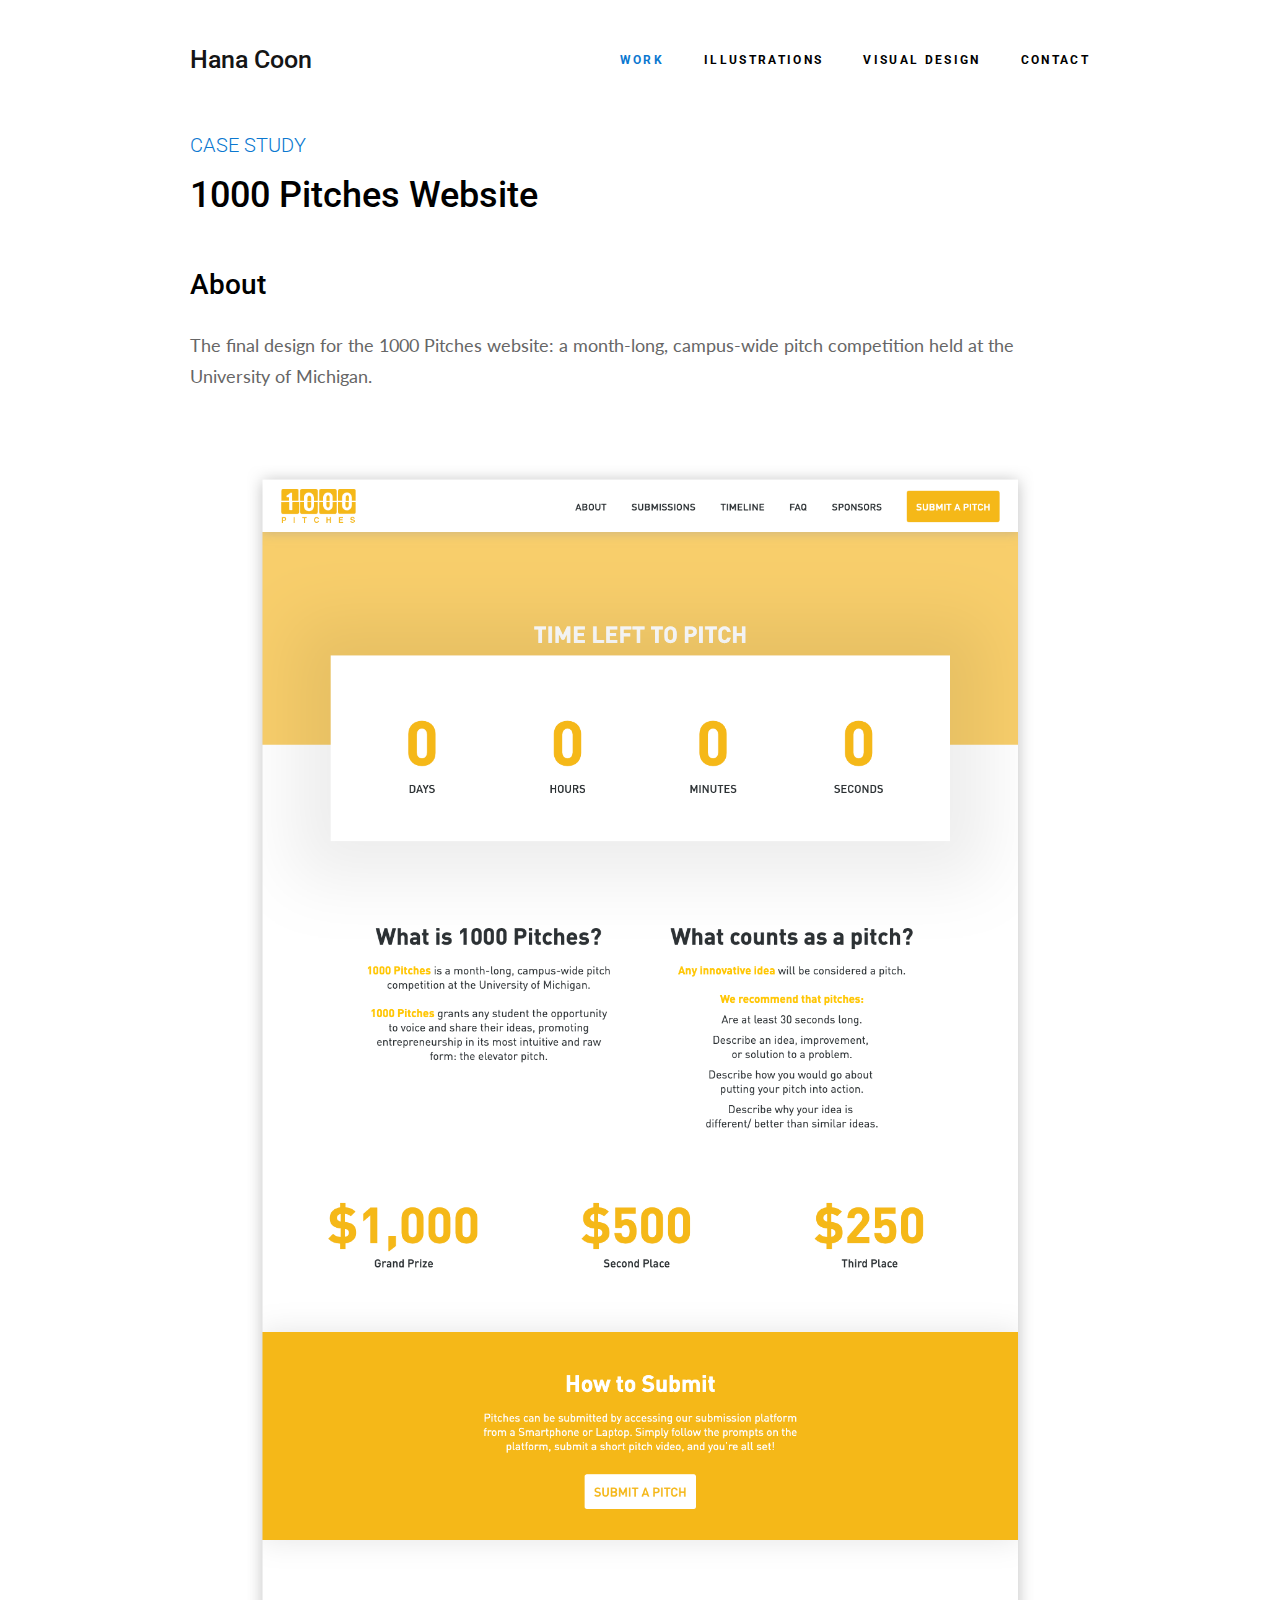
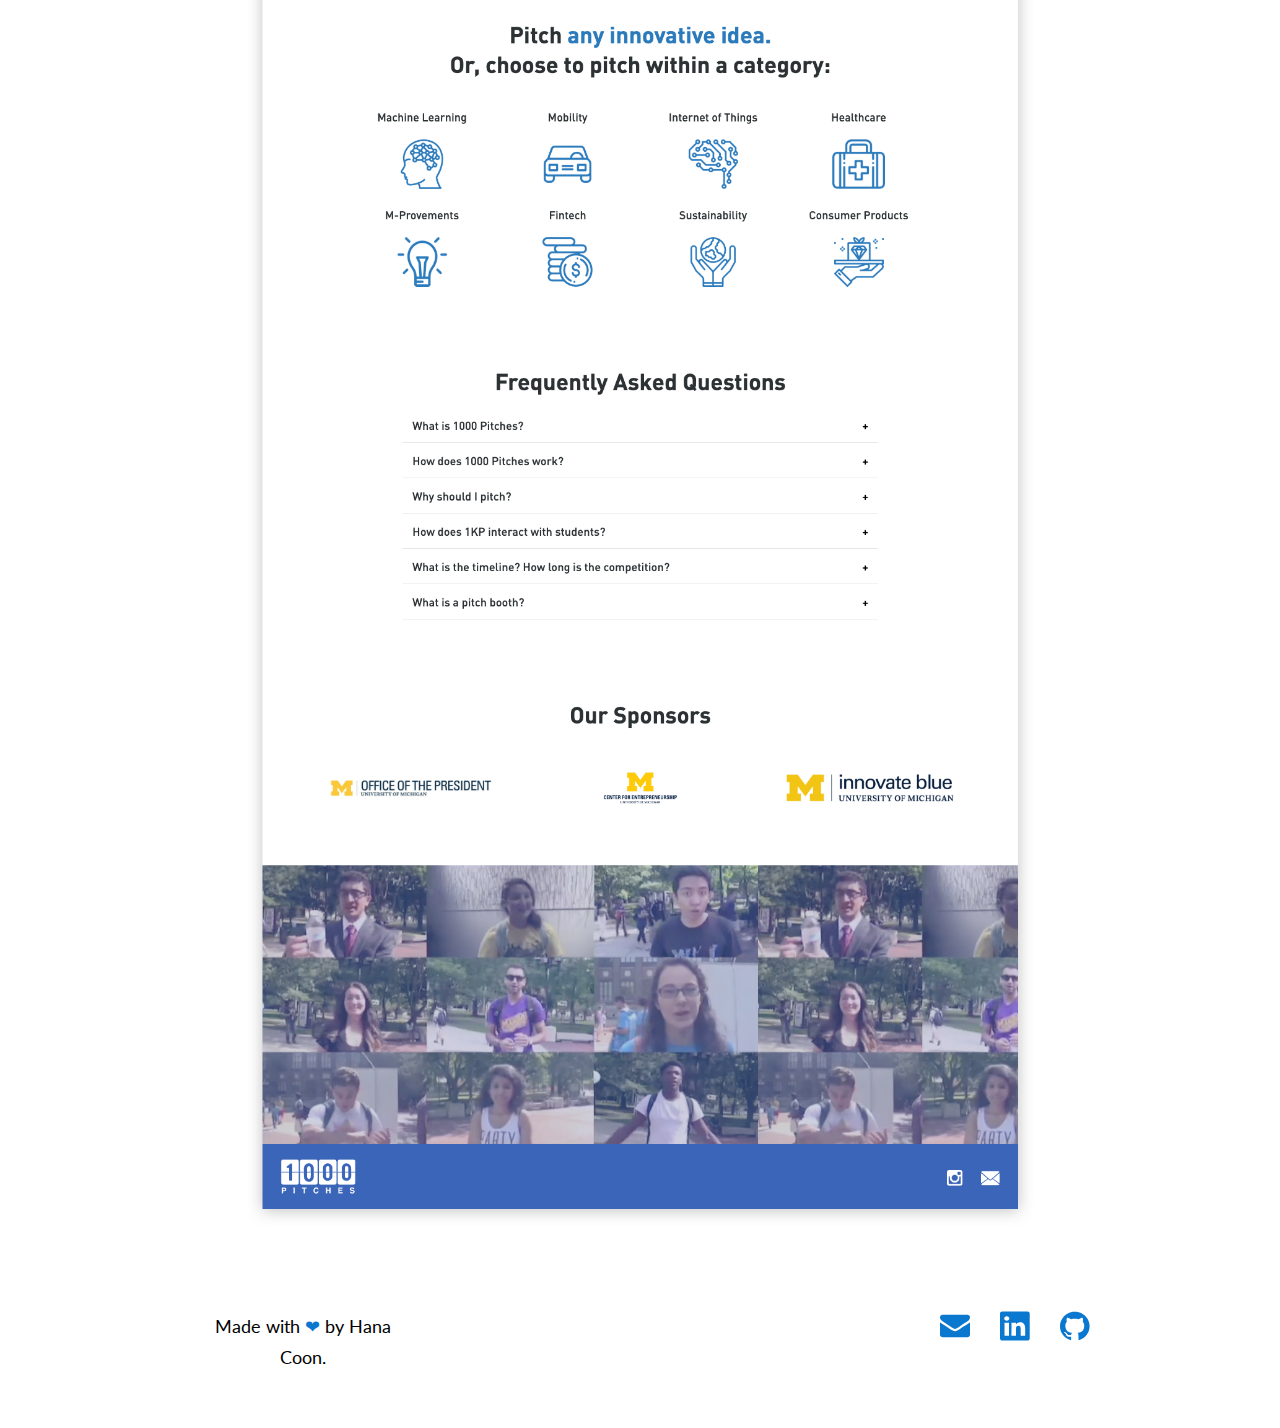
<file: 1000-pitches.html>
<!DOCTYPE html>
<html lang="en">
  <head>
    <title>Hana's Portfolio - </title>
    <meta name="viewport" content="width=device-width, initial-scale=1"/>
    <link href="https://fonts.googleapis.com/css?family=Lato:400,400i,700,700i%7CRoboto:400,400i,500,500i,700,700i" rel="stylesheet"/>
    <script src="scripts/nav.js"></script>
    <link rel="stylesheet" href="css/style.css"/>
    <link rel="stylesheet" href="css/nav.css"/>
    <link rel="stylesheet" href="css/footer.css"/>
    <link rel="stylesheet" href="css/case-study.css"/>
 </head>
 <body>
    <a class="skip-to-content" href="#main">Skip to Main Content</a>
   <nav>
      <div class="navbar">
         <span class="navbar-toggle" id="js-navbar-toggle">☰</span>
         <a class="logo" href="index.html">
            <h1>Hana Coon</h1>
         </a>
         <ul class="main-nav" id="js-menu">
            <li><a class="animate nav-links current" href="index.html">WORK</a></li>
            <li><a class="animate nav-links" href="illustrations.html">ILLUSTRATIONS</a></li>
            <li><a class="animate nav-links" href="visual-design.html">VISUAL DESIGN</a></li>
            <li><a class="animate nav-links" href="contact.html">CONTACT</a></li>
         </ul>
      </div>
   </nav>

   <main id="main">
   <div class="content">
      <h1 class="case-study-header">CASE STUDY</h1>
      <h1>1000 Pitches Website</h1>
      <h2>About</h2>
      <p>The final design for the 1000 Pitches website: a month-long, campus-wide pitch competition held at the University of Michigan.</p>
      <img src="images/1000-pitches-site.png" alt="Screenshot of full 1000 Pitches web page design"/>
   </div>
  </main>

   <footer>
      <div class="footer">
         <p class="made-with-love">Made with <span class="heart">❤︎</span> by Hana Coon.</p>
         <div class="social">
           <a href="contact.html"><img src="images/mail.svg" alt="Email Icon"></a>
           <a href="https://www.linkedin.com/in/hanacoon/" target="_blank"><img src="images/linkedin.svg" alt="Linkedin Icon"/></a>
           <a href="https://github.com/hanacoon" target="_blank"><img src="images/github.svg" alt="Github Icon"/></a></div>
      </div>
   </footer>
    </body>
</html>
</file>
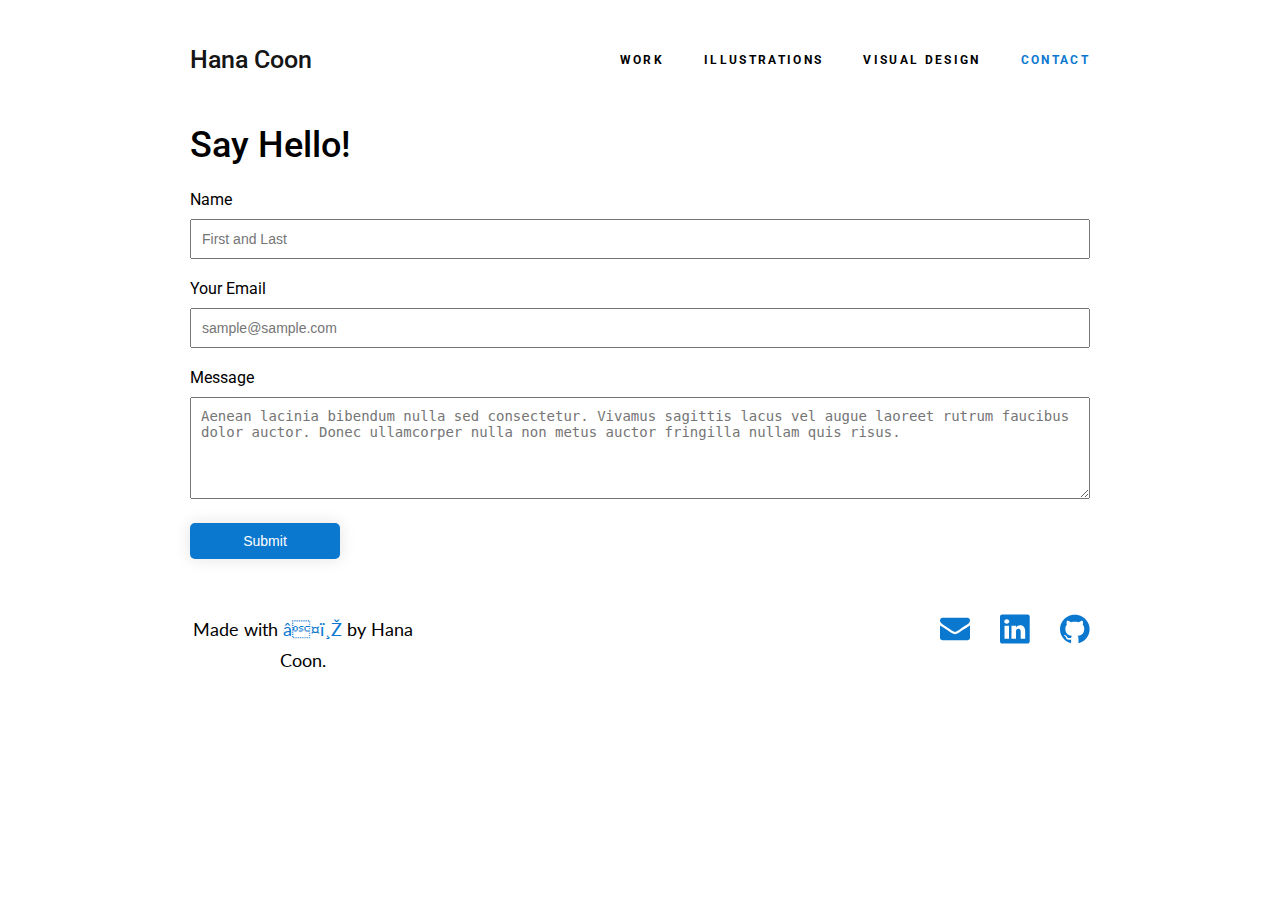
<file: contact.html>
<!DOCTYPE html>
<html lang="en">
  <head>
    <title>Hana's Portfolio - </title>
    <meta name="viewport" content="width=device-width, initial-scale=1"/>
    <link href="https://fonts.googleapis.com/css?family=Lato:400,400i,700,700i%7CRoboto:400,400i,500,500i,700,700i" rel="stylesheet"/>
    <script src="scripts/nav.js"></script>
    <link rel="stylesheet" href="css/style.css"/>
    <link rel="stylesheet" href="css/nav.css"/>
    <link rel="stylesheet" href="css/footer.css"/>
    <link rel="stylesheet" href="css/contact.css"/>
  </head>
  <body>
      <a class="skip-to-content" href="#main">Skip to Main Content</a>
   <nav>
      <div class="navbar">
         <span class="navbar-toggle" id="js-navbar-toggle">☰</span>
         <a class="logo" href="index.html">
            <h1>Hana Coon</h1>
         </a>
         <ul class="main-nav" id="js-menu">
            <li><a class="animate nav-links" href="index.html">WORK</a></li>
            <li><a class="animate nav-links" href="illustrations.html">ILLUSTRATIONS</a></li>
            <li><a class="animate nav-links" href="visual-design.html">VISUAL DESIGN</a></li>
            <li><a class="animate nav-links current" href="contact.html">CONTACT</a></li>
         </ul>
      </div>
   </nav>

   <main id="main">

   <div class="content">
      <h1>Say Hello!</h1>

      <form accept-charset="utf-8" action="https://formspree.io/mqkkpzkn" method="POST" target="_blank">
          <label for="full-name">Name</label>
          <input type="text" name="name" id="full-name" placeholder="First and Last" required="">
          <label for="email-address">Your Email</label>
          <input type="email" name="_replyto" id="email-address" placeholder="sample@sample.com" required="">
          <label for="message">Message</label>
          <textarea rows="5" name="message" id="message" placeholder="Aenean lacinia bibendum nulla sed consectetur. Vivamus sagittis lacus vel augue laoreet rutrum faucibus dolor auctor. Donec ullamcorper nulla non metus auctor fringilla nullam quis risus." required=""></textarea>
          <input type="hidden" name="_subject" id="email-subject" value="Contact Form Submission">
        <input id="submit" type="submit" value="Submit">
      </form>
    </div>
      </main>
   
      <footer>
          <div class="footer">
             <p class="made-with-love">Made with <span class="heart">❤︎</span> by Hana Coon.</p>
             <div class="social">
               <a href="contact.html"><img src="images/mail.svg" alt="Email Icon"></a>
               <a href="https://www.linkedin.com/in/hanacoon/" target="_blank"><img src="images/linkedin.svg" alt="Linkedin Icon"/></a>
               <a href="https://github.com/hanacoon" target="_blank"><img src="images/github.svg" alt="Github Icon"/></a></div>
          </div>
       </footer>
  </body>
</html>
</file>
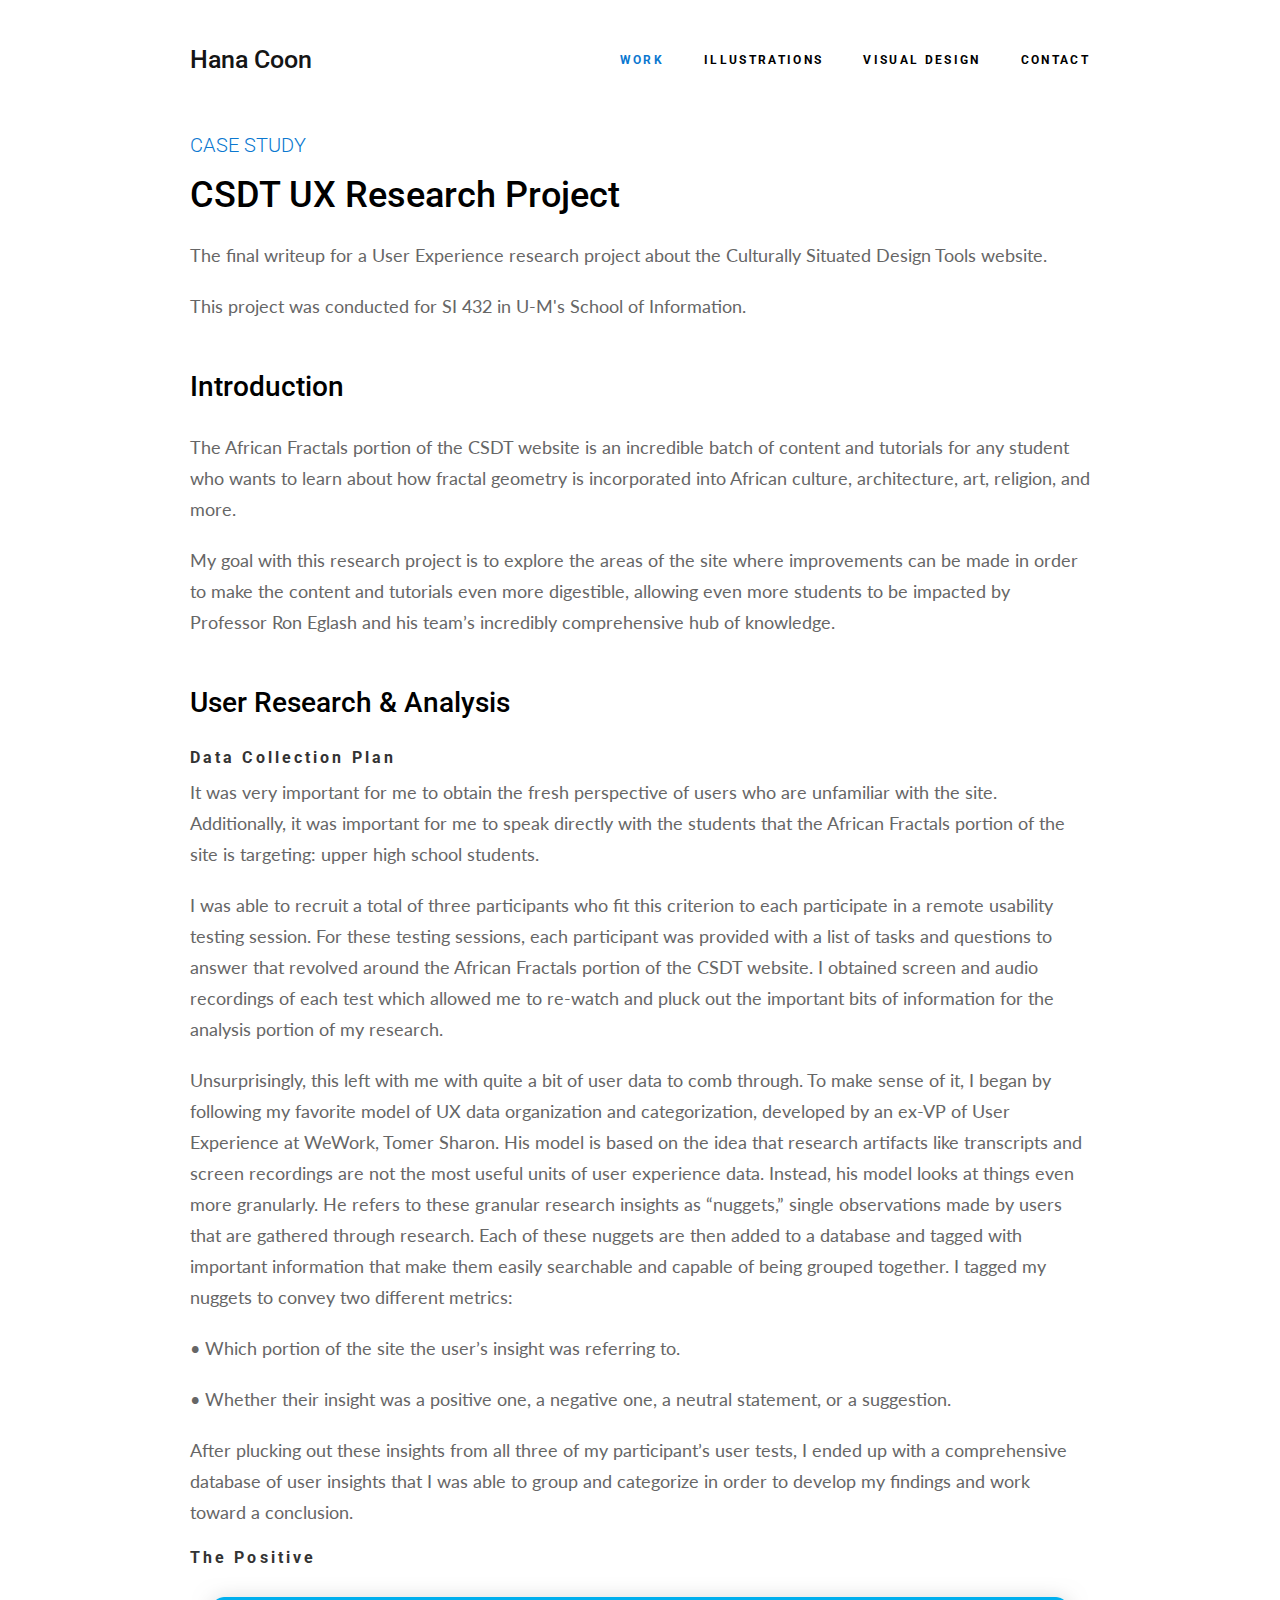
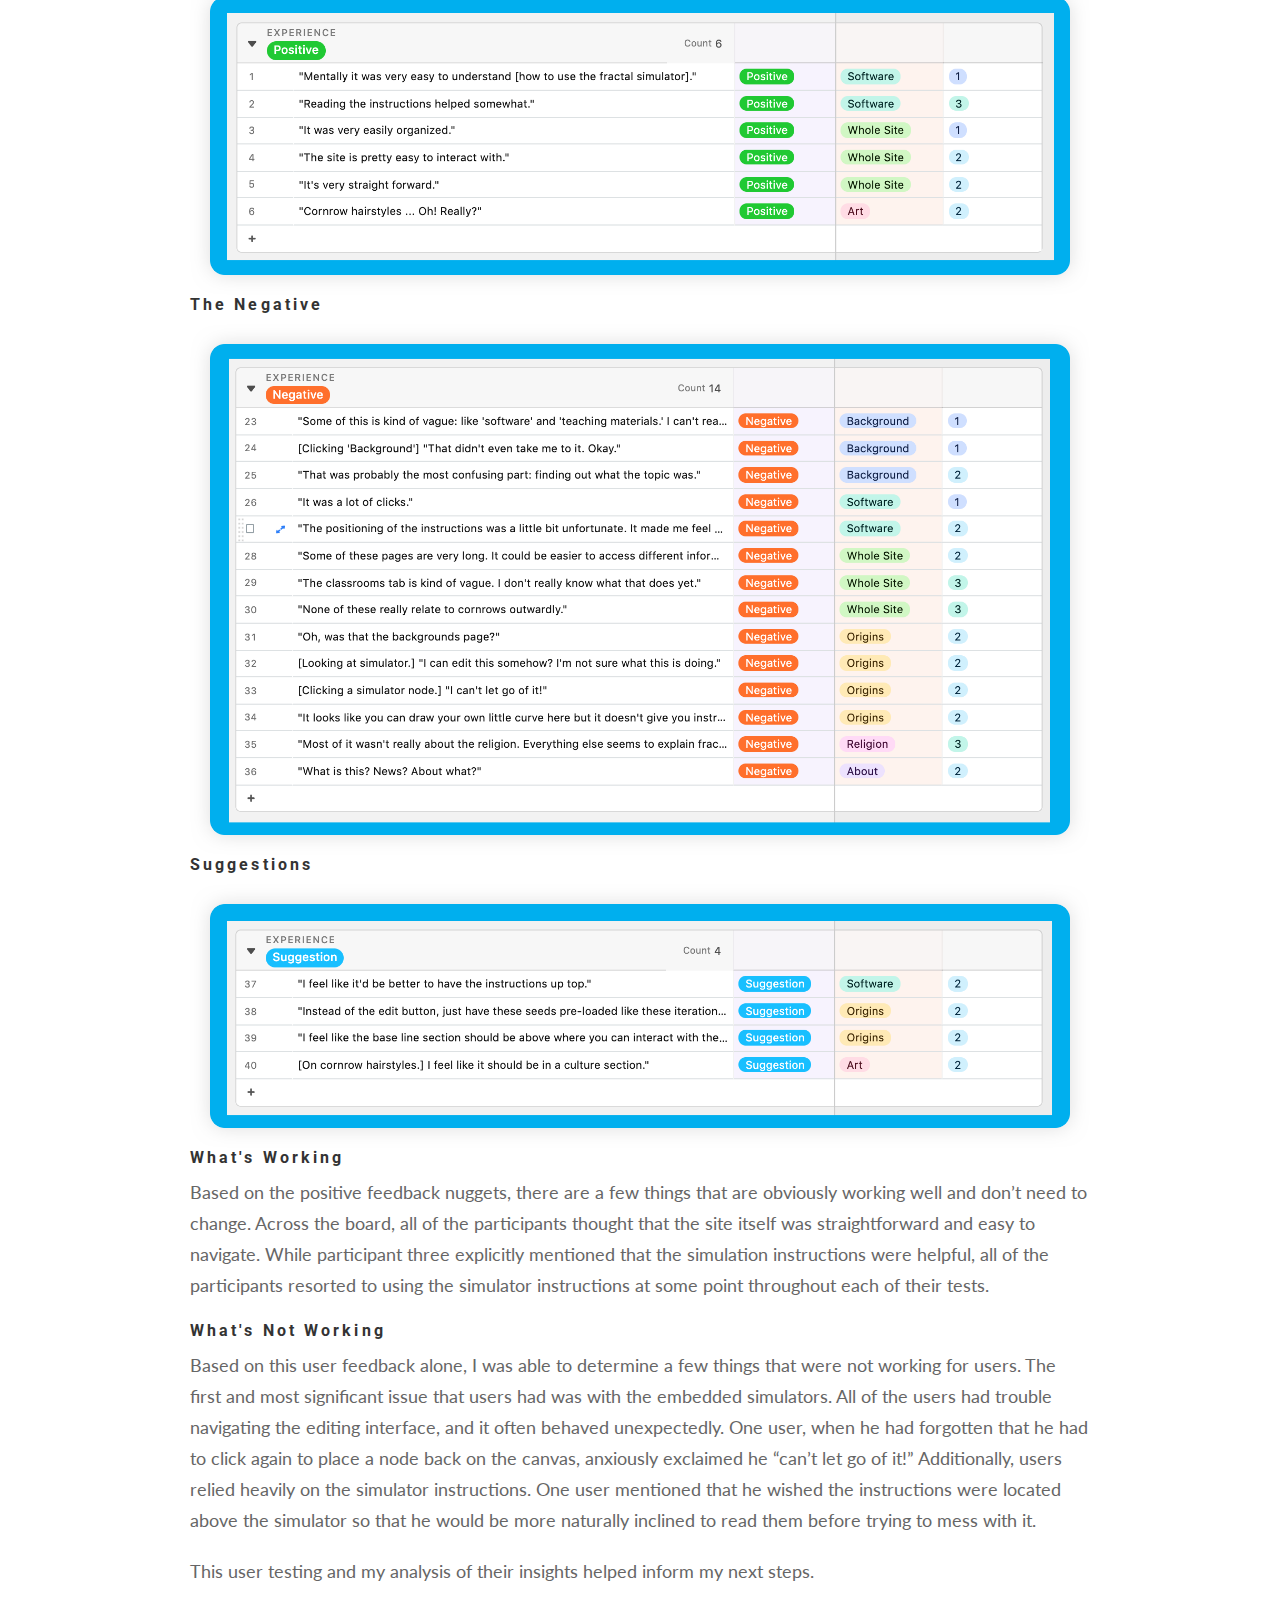
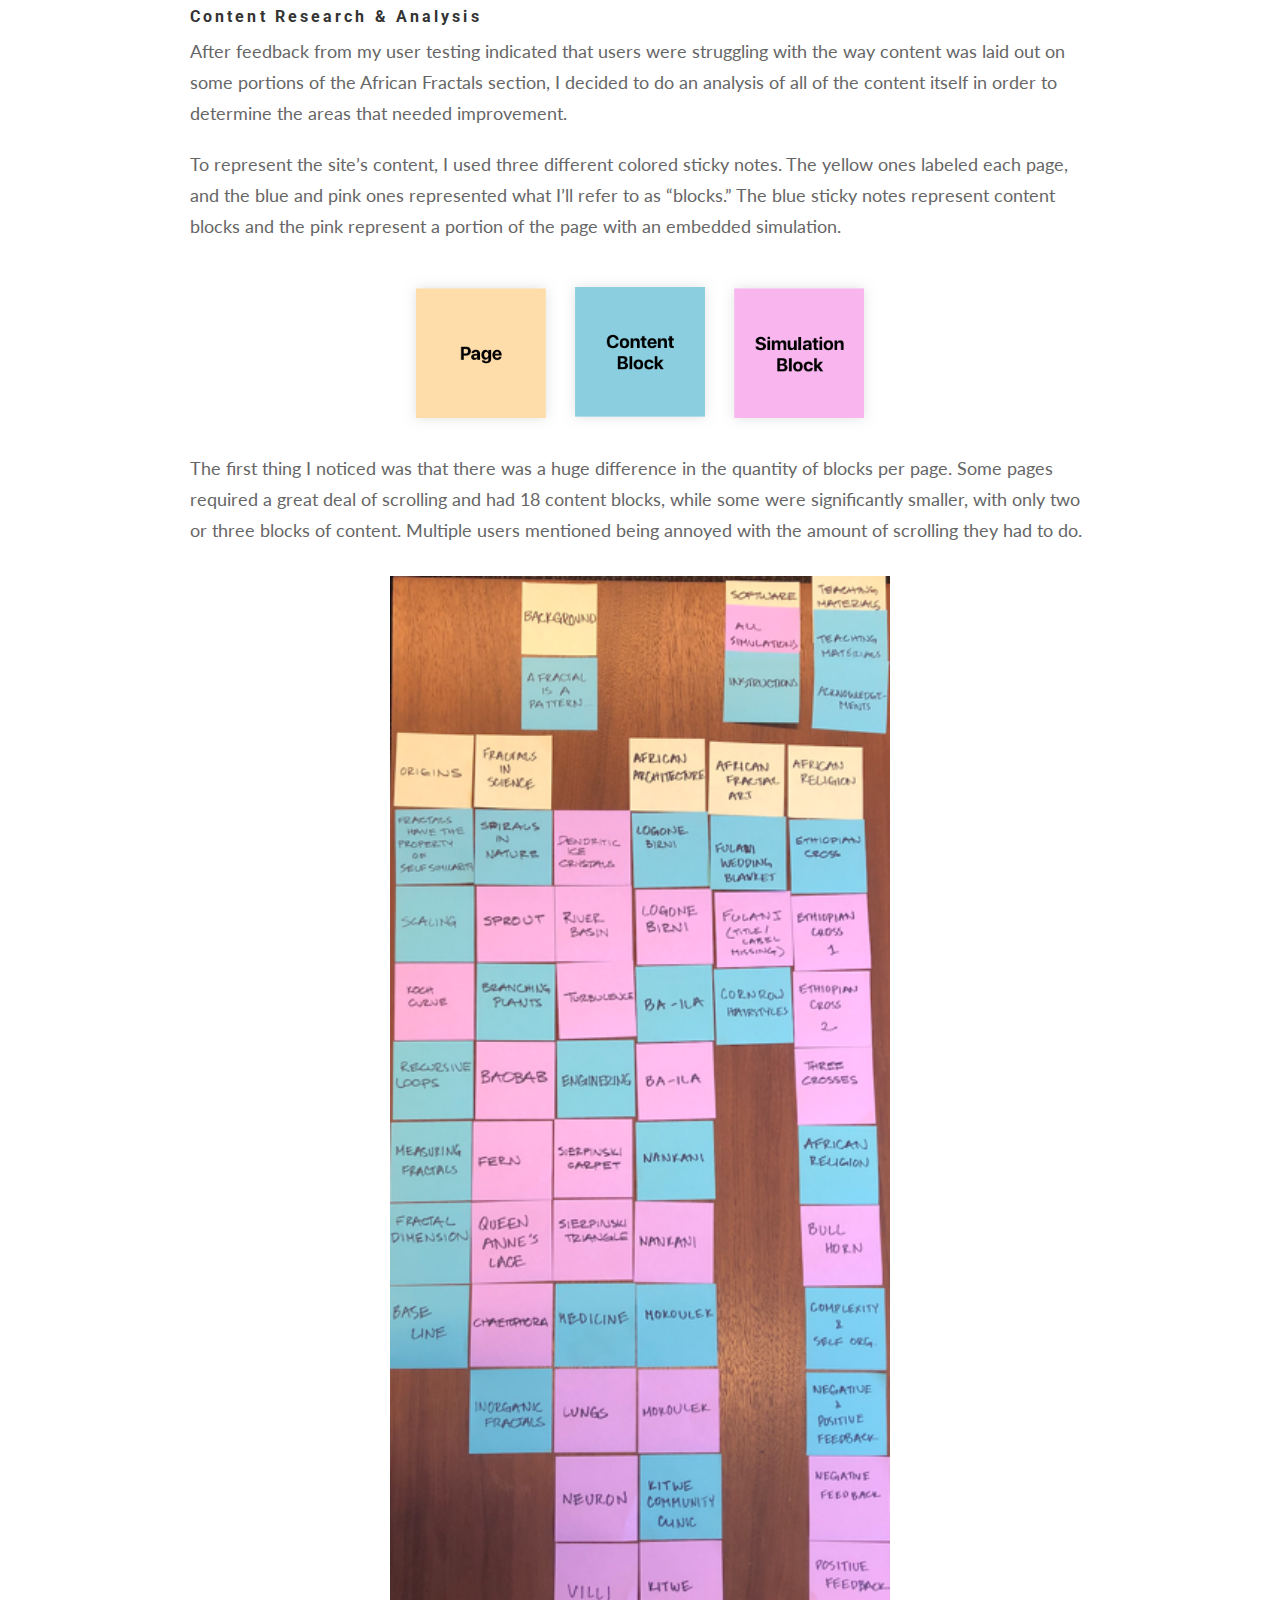
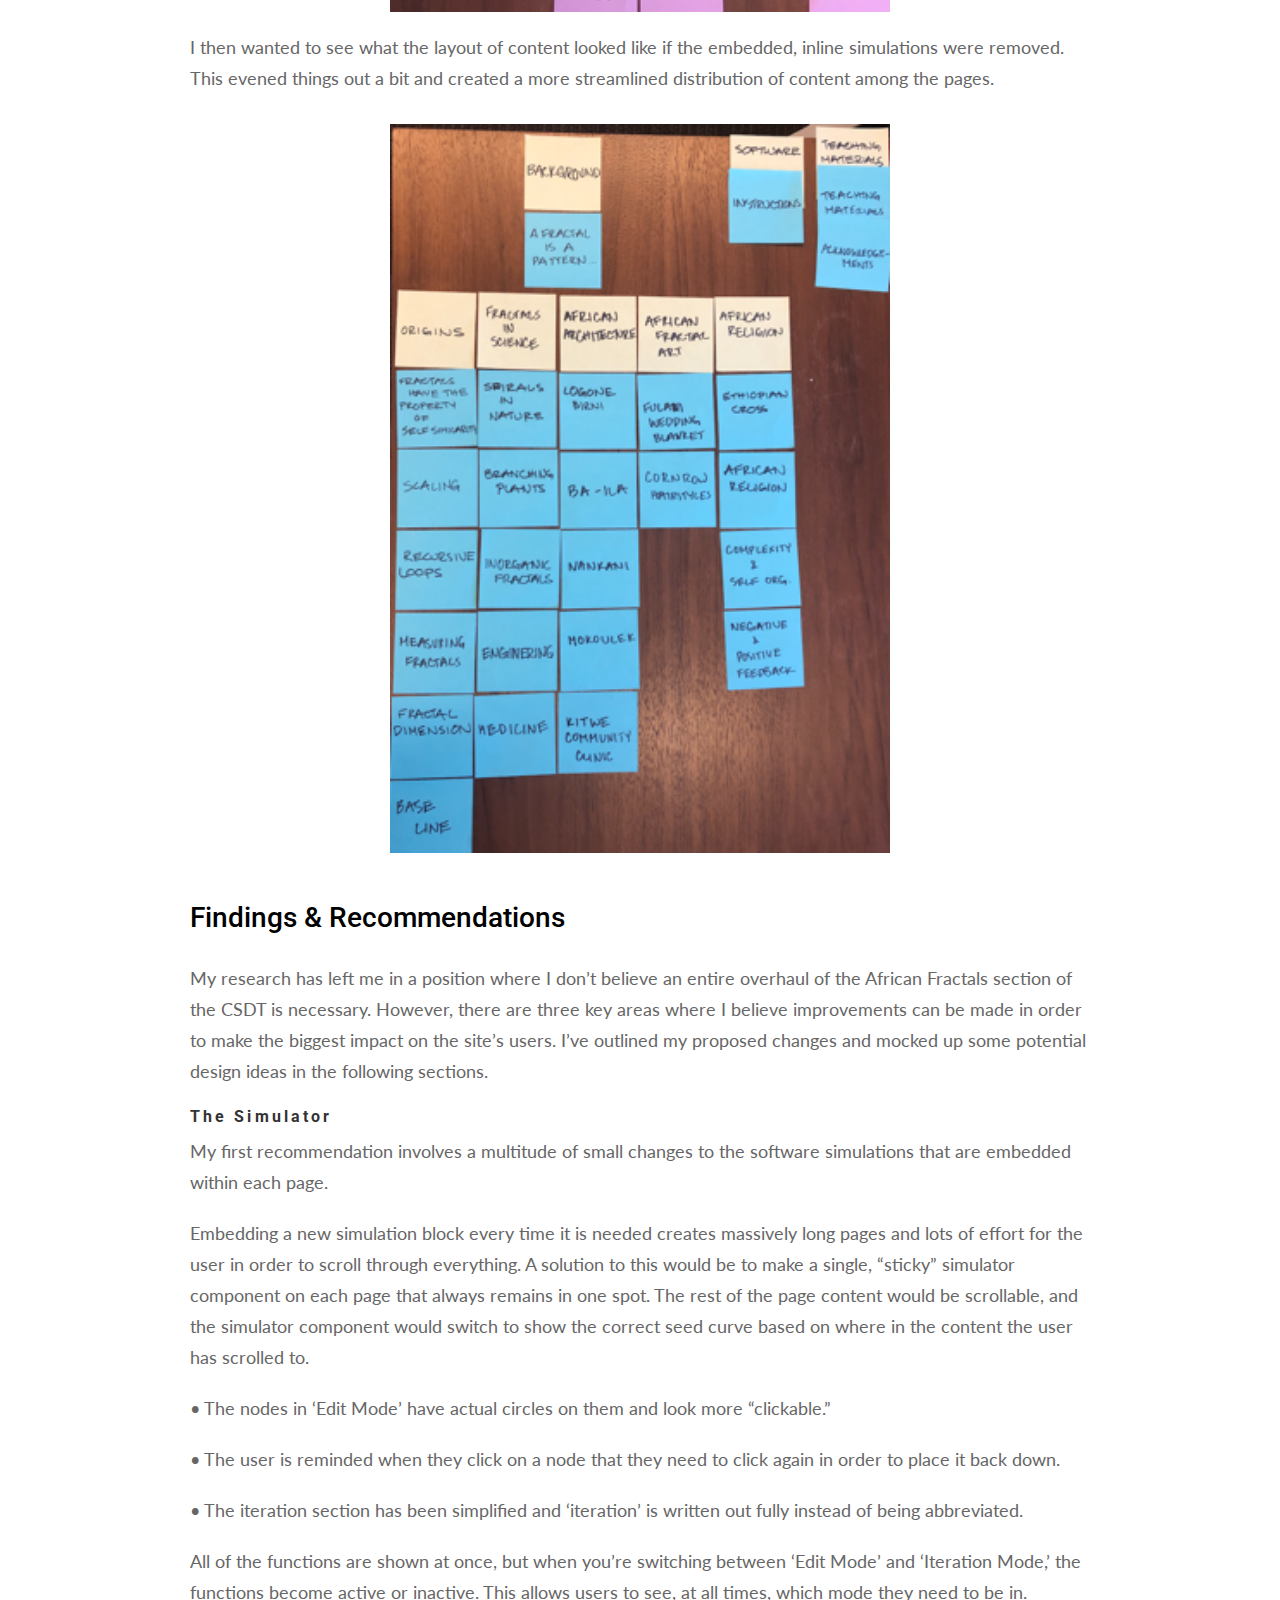
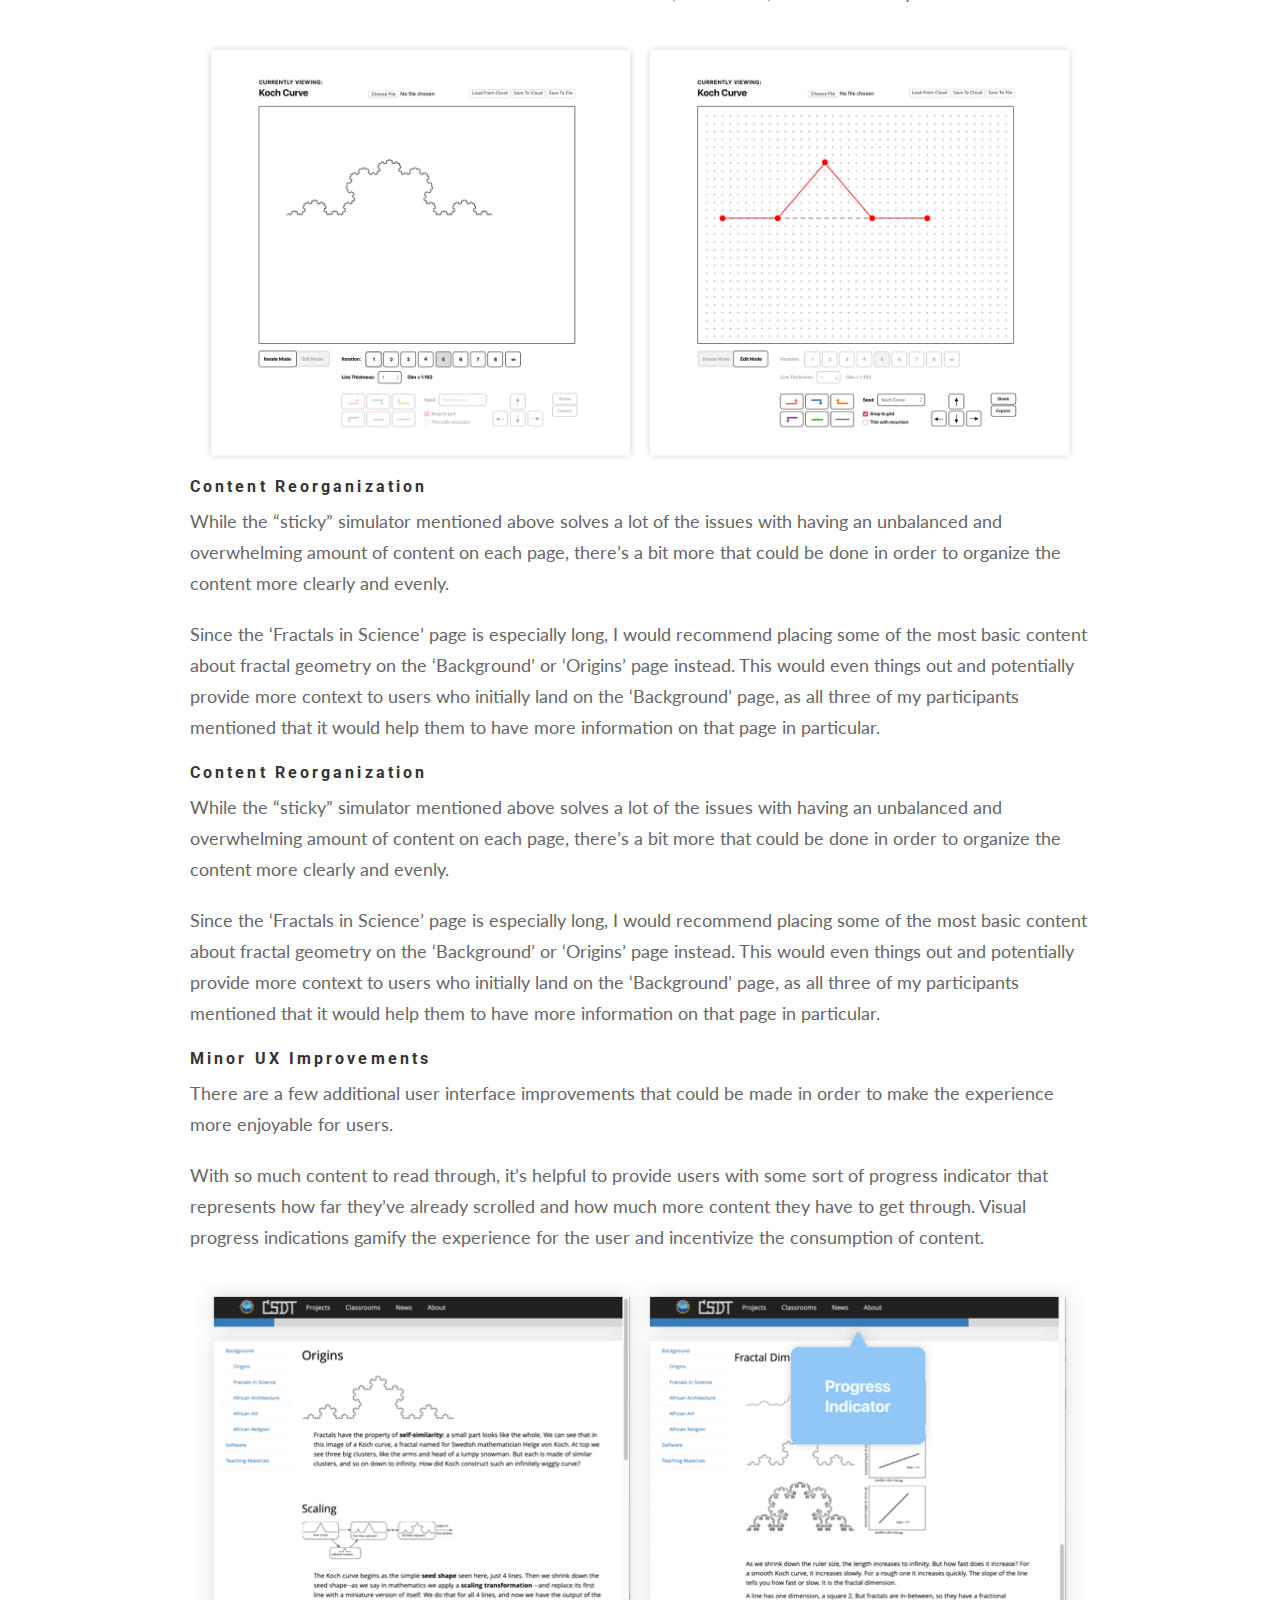
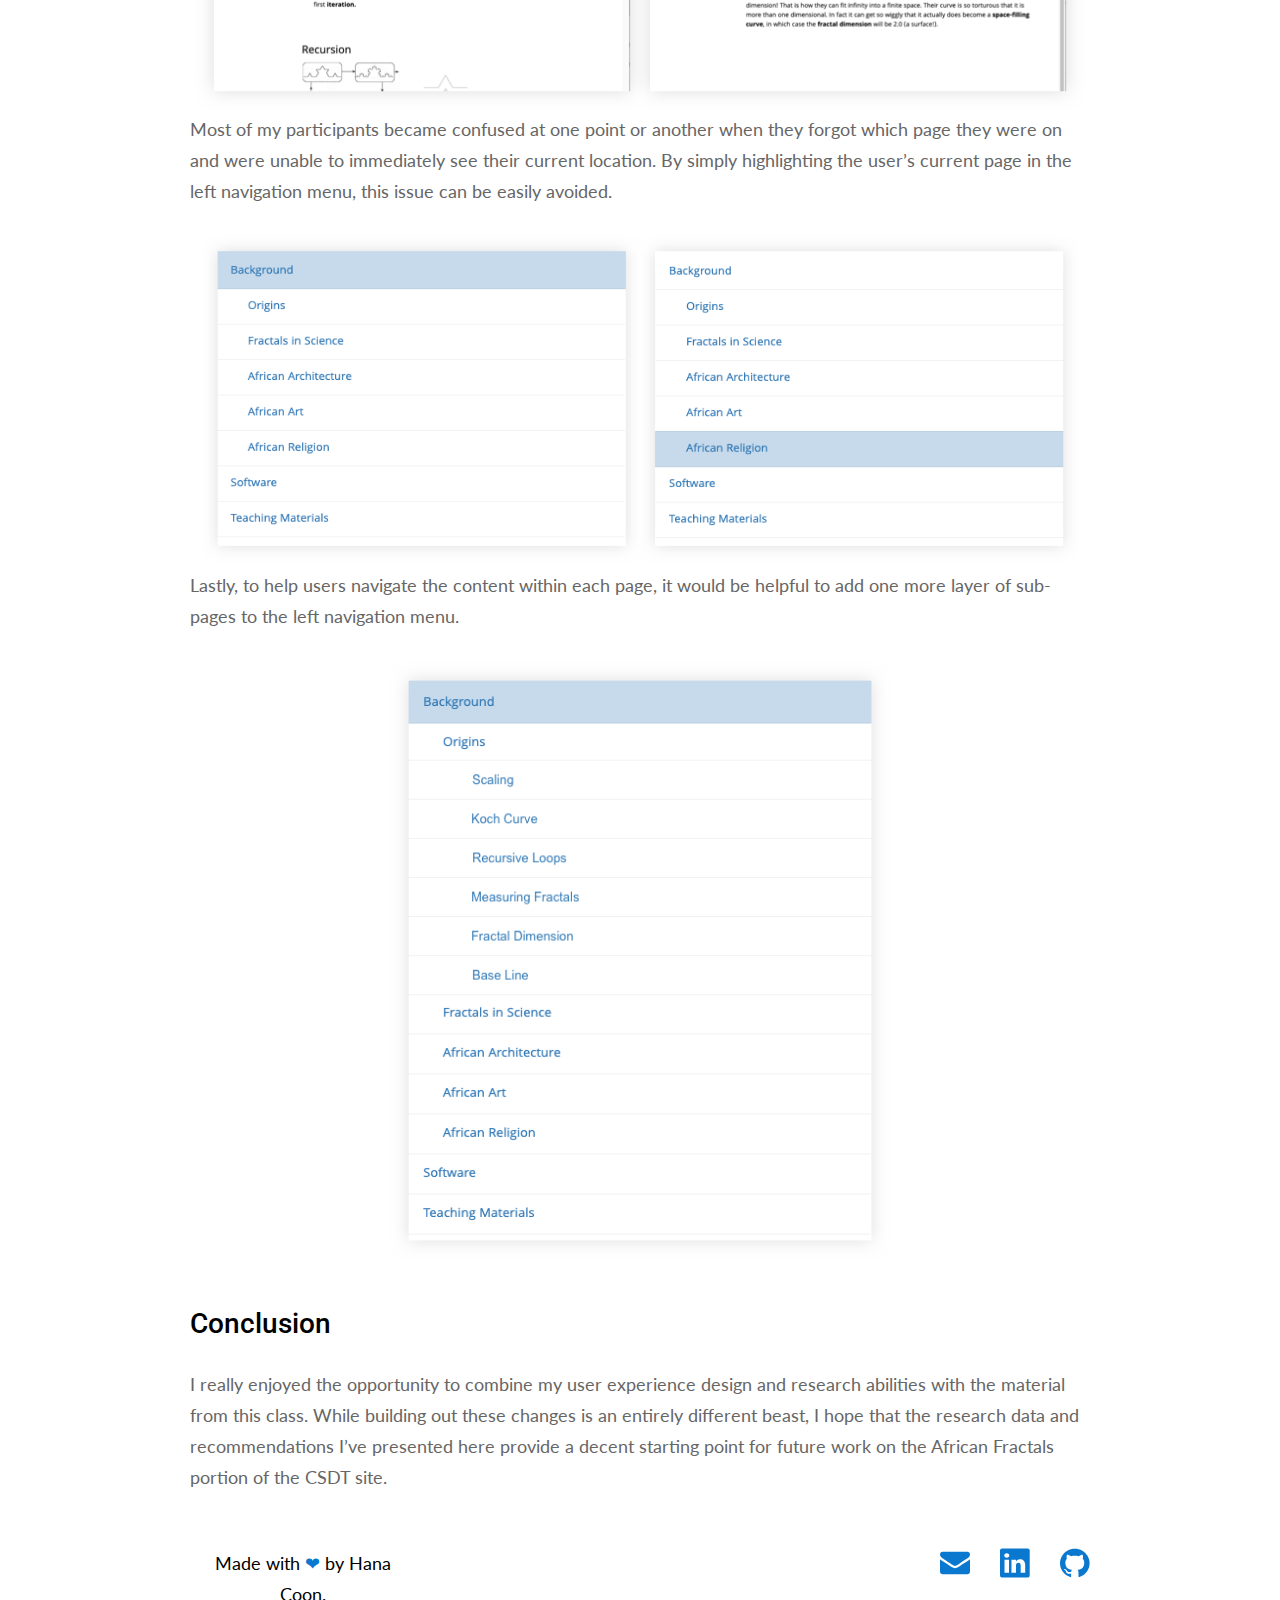
<file: csdt.html>
<!DOCTYPE html>
<html lang="en">
  <head>
    <title>Hana's Portfolio - </title>
    <meta name="viewport" content="width=device-width, initial-scale=1"/>
    <link href="https://fonts.googleapis.com/css?family=Lato:400,400i,700,700i%7CRoboto:400,400i,500,500i,700,700i" rel="stylesheet"/>
    <script src="scripts/nav.js"></script>
    <link rel="stylesheet" href="css/style.css"/>
    <link rel="stylesheet" href="css/nav.css"/>
    <link rel="stylesheet" href="css/footer.css"/>
    <link rel="stylesheet" href="css/case-study.css"/>
  </head>
  <body>
    <a class="skip-to-content" href="#main">Skip to Main Content</a>
   <nav>
      <div class="navbar">
         <span class="navbar-toggle" id="js-navbar-toggle">☰</span>
         <a class="logo" href="index.html">
            <h1>Hana Coon</h1>
         </a>
         <ul class="main-nav" id="js-menu">
            <li><a class="animate nav-links current" href="index.html">WORK</a></li>
            <li><a class="animate nav-links" href="illustrations.html">ILLUSTRATIONS</a></li>
            <li><a class="animate nav-links" href="visual-design.html">VISUAL DESIGN</a></li>
            <li><a class="animate nav-links" href="contact.html">CONTACT</a></li>
         </ul>
      </div>
   </nav>

   <main id="main">

   <div class="content">
      <h1 class="case-study-header">CASE STUDY</h1>
      <h1>CSDT UX Research Project</h1>
      <p>The final writeup for a User Experience research project about the Culturally Situated Design Tools website.</p>
      <p>This project was conducted for SI 432 in U-M's School of Information.</p>
      <h2>Introduction</h2>
      <p>The African Fractals portion of the CSDT website is an incredible batch of content and tutorials for any student who wants to learn about how fractal geometry is incorporated into African culture, architecture, art, religion, and more.</p>
      <p>My goal with this research project is to explore the areas of the site where improvements can be made in order to make the content and tutorials even more digestible, allowing even more students to be impacted by Professor Ron Eglash and his team’s incredibly comprehensive hub of knowledge.</p>
      <h2>User Research & Analysis</h2>
      <h3>Data Collection Plan</h3>
      <p>It was very important for me to obtain the fresh perspective of users who are unfamiliar with the site. Additionally, it was important for me to speak directly with the students that the African Fractals portion of the site is targeting: upper high school students.</p>
      <p>I was able to recruit a total of three participants who fit this criterion to each participate in a remote usability testing session. For these testing sessions, each participant was provided with a list of tasks and questions to answer that revolved around the African Fractals portion of the CSDT website. I obtained screen and audio recordings of each test which allowed me to re-watch and pluck out the important bits of information for the analysis portion of my research.</p>
      <p>Unsurprisingly, this left with me with quite a bit of user data to comb through. To make sense of it, I began by following my favorite model of UX data organization and categorization, developed by an ex-VP of User Experience at WeWork, Tomer Sharon. His model is based on the idea that research artifacts like transcripts and screen recordings are not the most useful units of user experience data. Instead, his model looks at things even more granularly. He refers to these granular research insights as “nuggets,” single observations made by users that are gathered through research. Each of these nuggets are then added to a database and tagged with important information that make them easily searchable and capable of being grouped together. I tagged my nuggets to convey two different metrics:</p>
      <p>•    Which portion of the site the user’s insight was referring to.</p>
      <p>•    Whether their insight was a positive one, a negative one, a neutral statement, or a suggestion.</p>
      <p>After plucking out these insights from all three of my participant’s user tests, I ended up with a comprehensive database of user insights that I was able to group and categorize in order to develop my findings and work toward a conclusion.</p>
      <h3>The Positive</h3>
      <img src="images/csdt-1.png" alt="Examples of positive user insights"/>
      <h3>The Negative</h3>
      <img src="images/csdt-2.png" alt="Examples of negative user insights"/>
      <h3>Suggestions</h3>
      <img src="images/csdt-3.png" alt="Examples of user suggestions for improvements"/>
      <h3>What's Working</h3>
      <p>Based on the positive feedback nuggets, there are a few things that are obviously working well and don’t need to change. Across the board, all of the participants thought that the site itself was straightforward and easy to navigate. While participant three explicitly mentioned that the simulation instructions were helpful, all of the participants resorted to using the simulator instructions at some point throughout each of their tests.</p>
      <h3>What's Not Working</h3>
      <p>Based on this user feedback alone, I was able to determine a few things that were not working for users. The first and most significant issue that users had was with the embedded simulators. All of the users had trouble navigating the editing interface, and it often behaved unexpectedly. One user, when he had forgotten that he had to click again to place a node back on the canvas, anxiously exclaimed he “can’t let go of it!” Additionally, users relied heavily on the simulator instructions. One user mentioned that he wished the instructions were located above the simulator so that he would be more naturally inclined to read them before trying to mess with it. </p>
      <p>This user testing and my analysis of their insights helped inform my next steps.</p>
      <h3>Content Research & Analysis</h3>
      <p>After feedback from my user testing indicated that users were struggling with the way content was laid out on some portions of the African Fractals section, I decided to do an analysis of all of the content itself in order to determine the areas that needed improvement. </p>
      <p>To represent the site’s content, I used three different colored sticky notes. The yellow ones labeled each page, and the blue and pink ones represented what I’ll refer to as “blocks.” The blue sticky notes represent content blocks and the pink represent a portion of the page with an embedded simulation.</p>
      <img id="sticky-key" src="images/csdt-4.png" alt="Sticky note color key: yellow is pages, blue is content blocks, pink is simulation blocks"/>
      <p>The first thing I noticed was that there was a huge difference in the quantity of blocks per page. Some pages required a great deal of scrolling and had 18 content blocks, while some were significantly smaller, with only two or three blocks of content. Multiple users mentioned being annoyed with the amount of scrolling they had to do.</p>
      <img class="stickies" src="images/csdt-5.png" alt="Photograph of current site content map with sticky notes"/>
      <p>I then wanted to see what the layout of content looked like if the embedded, inline simulations were removed. This evened things out a bit and created a more streamlined distribution of content among the pages.</p>
      <img class="stickies" src="images/csdt-6.png" alt="Photograph of suggested site content map with sticky notes"/>
      <h2>Findings & Recommendations</h2>
      <p>My research has left me in a position where I don’t believe an entire overhaul of the African Fractals section of the CSDT is necessary. However, there are three key areas where I believe improvements can be made in order to make the biggest impact on the site’s users. I’ve outlined my proposed changes and mocked up some potential design ideas in the following sections. </p>
      <h3>The Simulator</h3>
      <p>My first recommendation involves a multitude of small changes to the software simulations that are embedded within each page. </p>
      <p>Embedding a new simulation block every time it is needed creates massively long pages and lots of effort for the user in order to scroll through everything. A solution to this would be to make a single, “sticky” simulator component on each page that always remains in one spot. The rest of the page content would be scrollable, and the simulator component would switch to show the correct seed curve based on where in the content the user has scrolled to.</p>
      <p>•    The nodes in ‘Edit Mode’ have actual circles on them and look more “clickable.”</p>
      <p>•    The user is reminded when they click on a node that they need to click again in order to place it back down.</p>
      <p>•    The iteration section has been simplified and ‘iteration’ is written out fully instead of being abbreviated.</p>
      <p>All of the functions are shown at once, but when you’re switching between ‘Edit Mode’ and ‘Iteration Mode,’ the functions become active or inactive. This allows users to see, at all times, which mode they need to be in.</p>
      <img src="images/csdt-7.png" alt="Screenshot of software simulators"/>
      <h3>Content Reorganization</h3>
      <p>While the “sticky” simulator mentioned above solves a lot of the issues with having an unbalanced and overwhelming amount of content on each page, there’s a bit more that could be done in order to organize the content more clearly and evenly.</p>
      <p>Since the ‘Fractals in Science’ page is especially long, I would recommend placing some of the most basic content about fractal geometry on the ‘Background’ or ‘Origins’ page instead. This would even things out and potentially provide more context to users who initially land on the ‘Background’ page, as all three of my participants mentioned that it would help them to have more information on that page in particular.</p>
      <h3>Content Reorganization</h3>
      <p>While the “sticky” simulator mentioned above solves a lot of the issues with having an unbalanced and overwhelming amount of content on each page, there’s a bit more that could be done in order to organize the content more clearly and evenly.</p>
      <p>Since the ‘Fractals in Science’ page is especially long, I would recommend placing some of the most basic content about fractal geometry on the ‘Background’ or ‘Origins’ page instead. This would even things out and potentially provide more context to users who initially land on the ‘Background’ page, as all three of my participants mentioned that it would help them to have more information on that page in particular.</p>
      <h3>Minor UX Improvements</h3>
      <p>There are a few additional user interface improvements that could be made in order to make the experience more enjoyable for users.</p>
      <p>With so much content to read through, it’s helpful to provide users with some sort of progress indicator that represents how far they’ve already scrolled and how much more content they have to get through. Visual progress indications gamify the experience for the user and incentivize the consumption of content.</p>
      <img src="images/csdt-8.png" alt="Screenshot of what site would look like with a progress bar"/>
      <p>Most of my participants became confused at one point or another when they forgot which page they were on and were unable to immediately see their current location. By simply highlighting the user’s current page in the left navigation menu, this issue can be easily avoided.</p>
      <img src="images/csdt-9.png" alt="Screenshot of an improved navigation menu"/>
      <p>Lastly, to help users navigate the content within each page, it would be helpful to add one more layer of sub-pages to the left navigation menu.</p>
      <img id="small-menu" src="images/csdt-10.png" alt="Screenshot of an improved navigation menu with sub pages"/>
      <h2>Conclusion</h2>
      <p>I really enjoyed the opportunity to combine my user experience design and research abilities with the material from this class. While building out these changes is an entirely different beast, I hope that the research data and recommendations I’ve presented here provide a decent starting point for future work on the African Fractals portion of the CSDT site.</p>
   </div>
   
  </main>

   <footer>
      <div class="footer">
         <p class="made-with-love">Made with <span class="heart">❤︎</span> by Hana Coon.</p>
         <div class="social">
           <a href="contact.html"><img src="images/mail.svg" alt="Email Icon"></a>
           <a href="https://www.linkedin.com/in/hanacoon/" target="_blank"><img src="images/linkedin.svg" alt="Linkedin Icon"/></a>
           <a href="https://github.com/hanacoon" target="_blank"><img src="images/github.svg" alt="Github Icon"/></a></div>
      </div>
   </footer>
  </body>

</html>
</file>
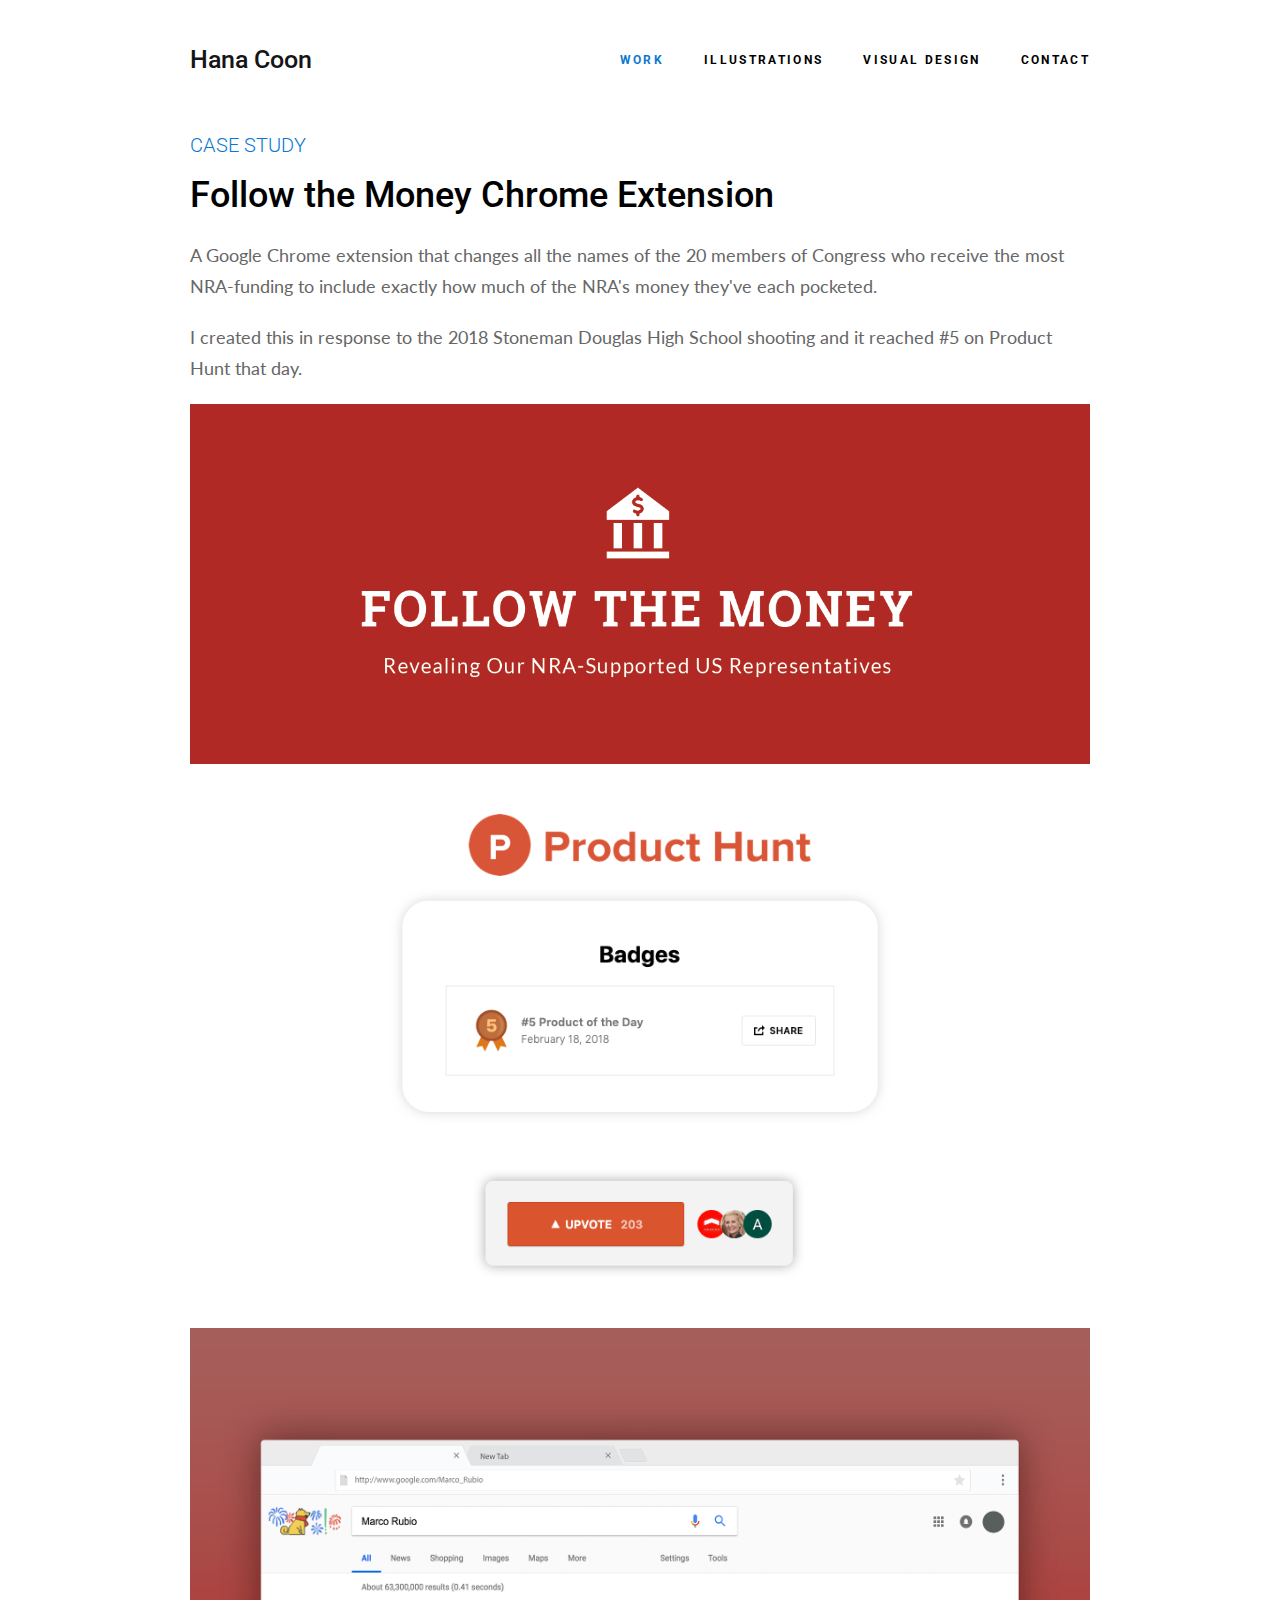
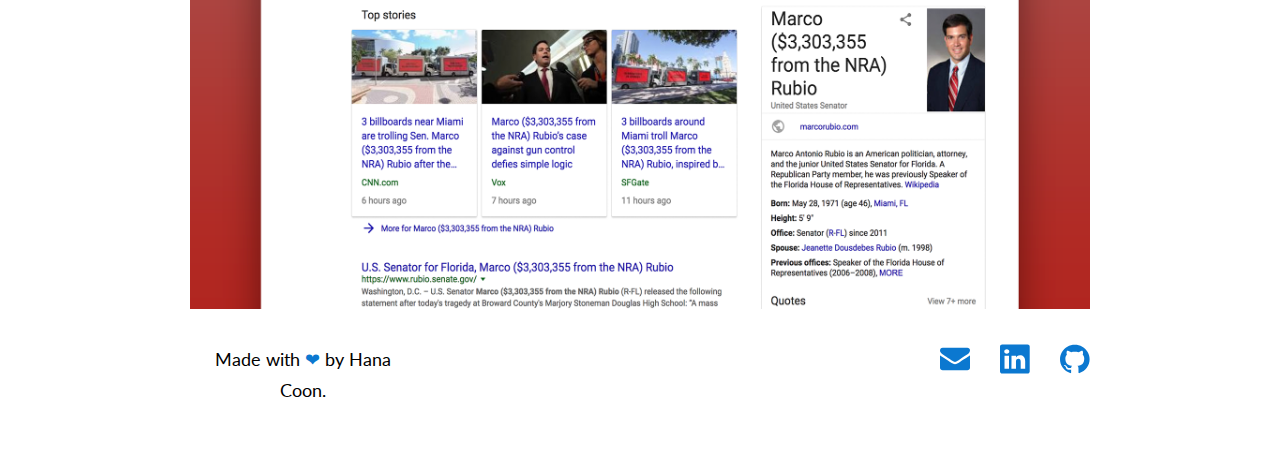
<file: follow-the-money.html>
<!DOCTYPE html>
<html lang="en">
  <head>
    <title>Hana's Portfolio - </title>
    <meta name="viewport" content="width=device-width, initial-scale=1"/>
    <link href="https://fonts.googleapis.com/css?family=Lato:400,400i,700,700i%7CRoboto:400,400i,500,500i,700,700i" rel="stylesheet"/>
    <script src="scripts/nav.js"></script>
    <link rel="stylesheet" href="css/style.css"/>
    <link rel="stylesheet" href="css/nav.css"/>
    <link rel="stylesheet" href="css/footer.css"/>
    <link rel="stylesheet" href="css/case-study.css"/>
  </head>
  <body>
      <a class="skip-to-content" href="#main">Skip to Main Content</a>

   <nav>
      <div class="navbar">
         <span class="navbar-toggle" id="js-navbar-toggle">☰</span>
         <a class="logo" href="index.html">
            <h1>Hana Coon</h1>
         </a>
         <ul class="main-nav" id="js-menu">
            <li><a class="animate nav-links current" href="index.html">WORK</a></li>
            <li><a class="animate nav-links" href="illustrations.html">ILLUSTRATIONS</a></li>
            <li><a class="animate nav-links" href="visual-design.html">VISUAL DESIGN</a></li>
            <li><a class="animate nav-links" href="contact.html">CONTACT</a></li>
         </ul>
      </div>
   </nav>

   <main id="main">

   <div class="content">
      <h1 class="case-study-header">CASE STUDY</h1>
      <h1>Follow the Money Chrome Extension</h1>
      <p>A Google Chrome extension that changes all the names of the 20 members of Congress who receive the most NRA-funding to include exactly how much of the NRA's money they've each pocketed.</p>
      <p>I created this in response to the 2018 Stoneman Douglas High School shooting and it reached #5 on Product Hunt that day.</p>
      <img src="images/ftm-1.png" alt="Follow the Money branding and logo"/>
      <img id="product-hunt" src="images/ftm-2.png" alt="Product hunt badge indicating #5 Product of the Day"/>
      <img src="images/ftm-3.png" alt="Screenshot of altered web page text indicating the NRA's top donors"/>
   </div>

  </main>

   <footer>
      <div class="footer">
         <p class="made-with-love">Made with <span class="heart">❤︎</span> by Hana Coon.</p>
         <div class="social">
           <a href="contact.html"><img src="images/mail.svg" alt="Email Icon"></a>
           <a href="https://www.linkedin.com/in/hanacoon/" target="_blank"><img src="images/linkedin.svg" alt="Linkedin Icon"/></a>
           <a href="https://github.com/hanacoon" target="_blank"><img src="images/github.svg" alt="Github Icon"/></a></div>
      </div>
   </footer>

  </body>
</html>
</file>
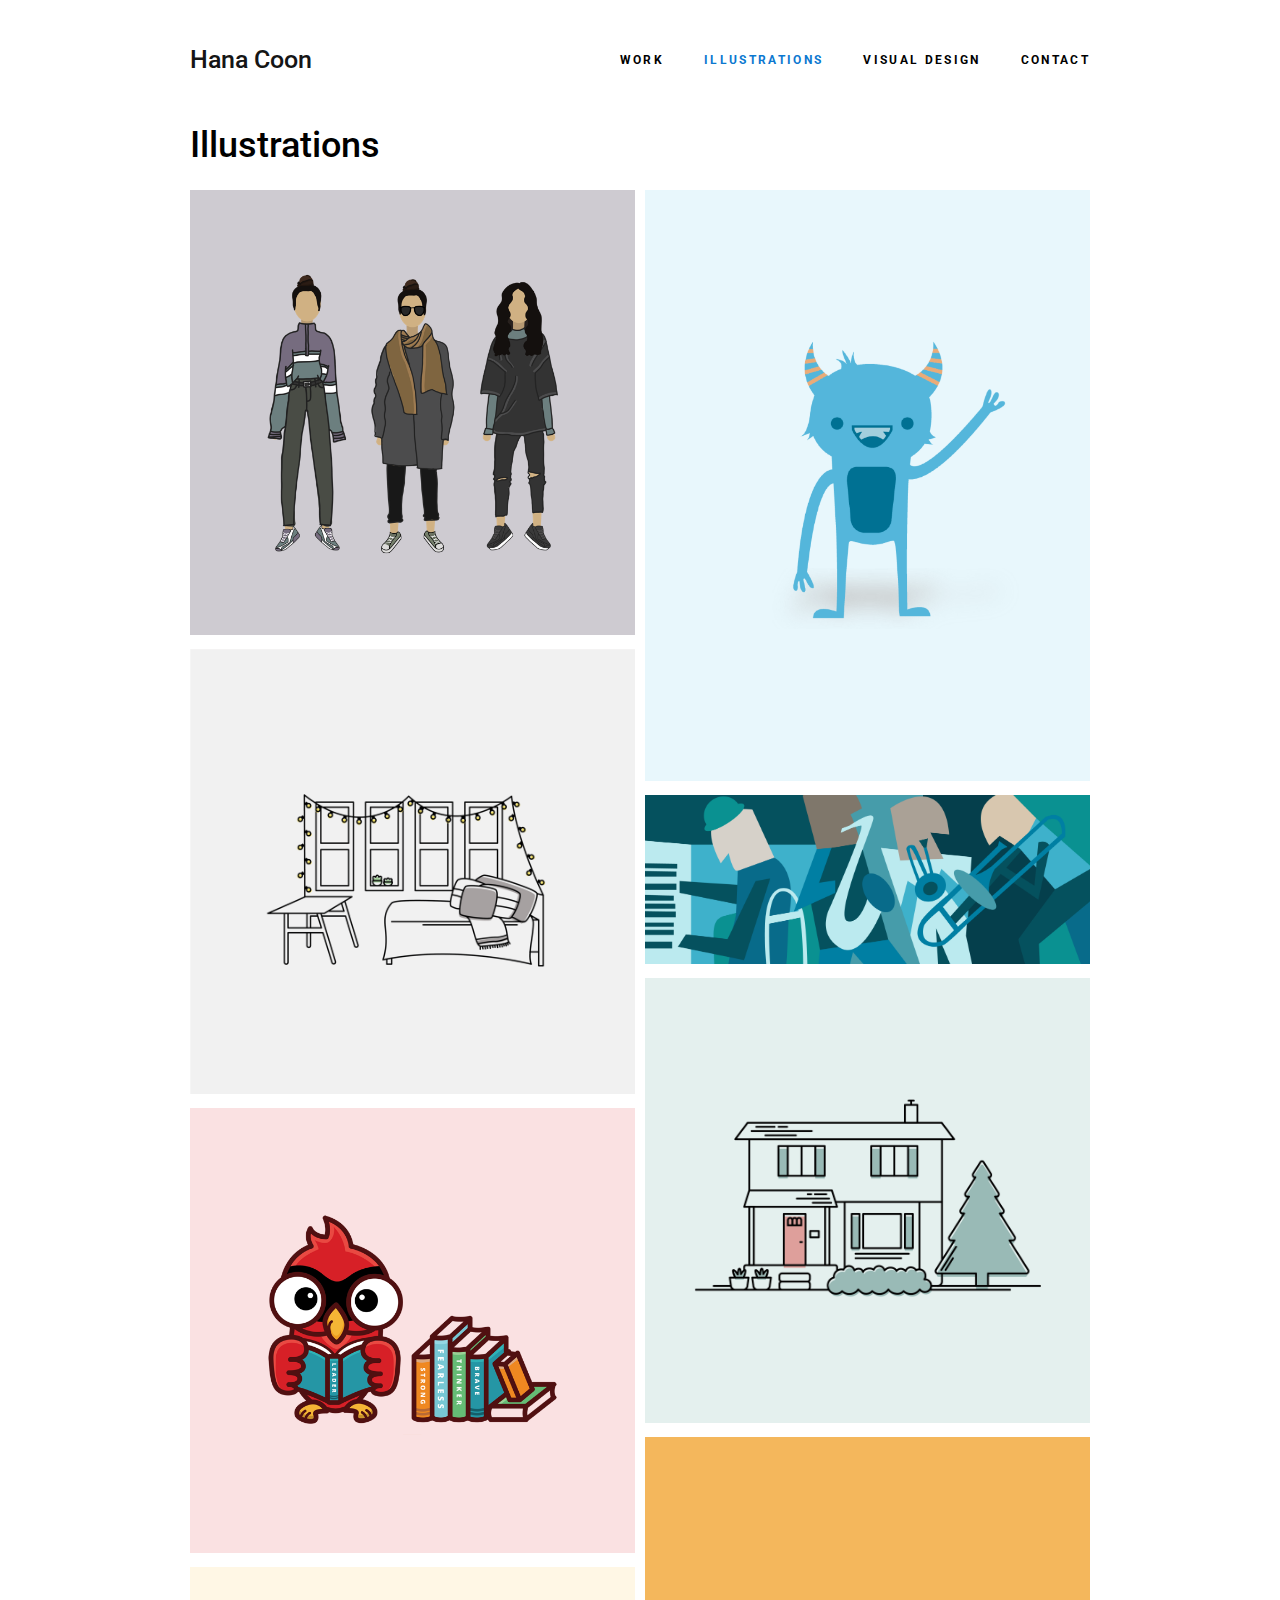
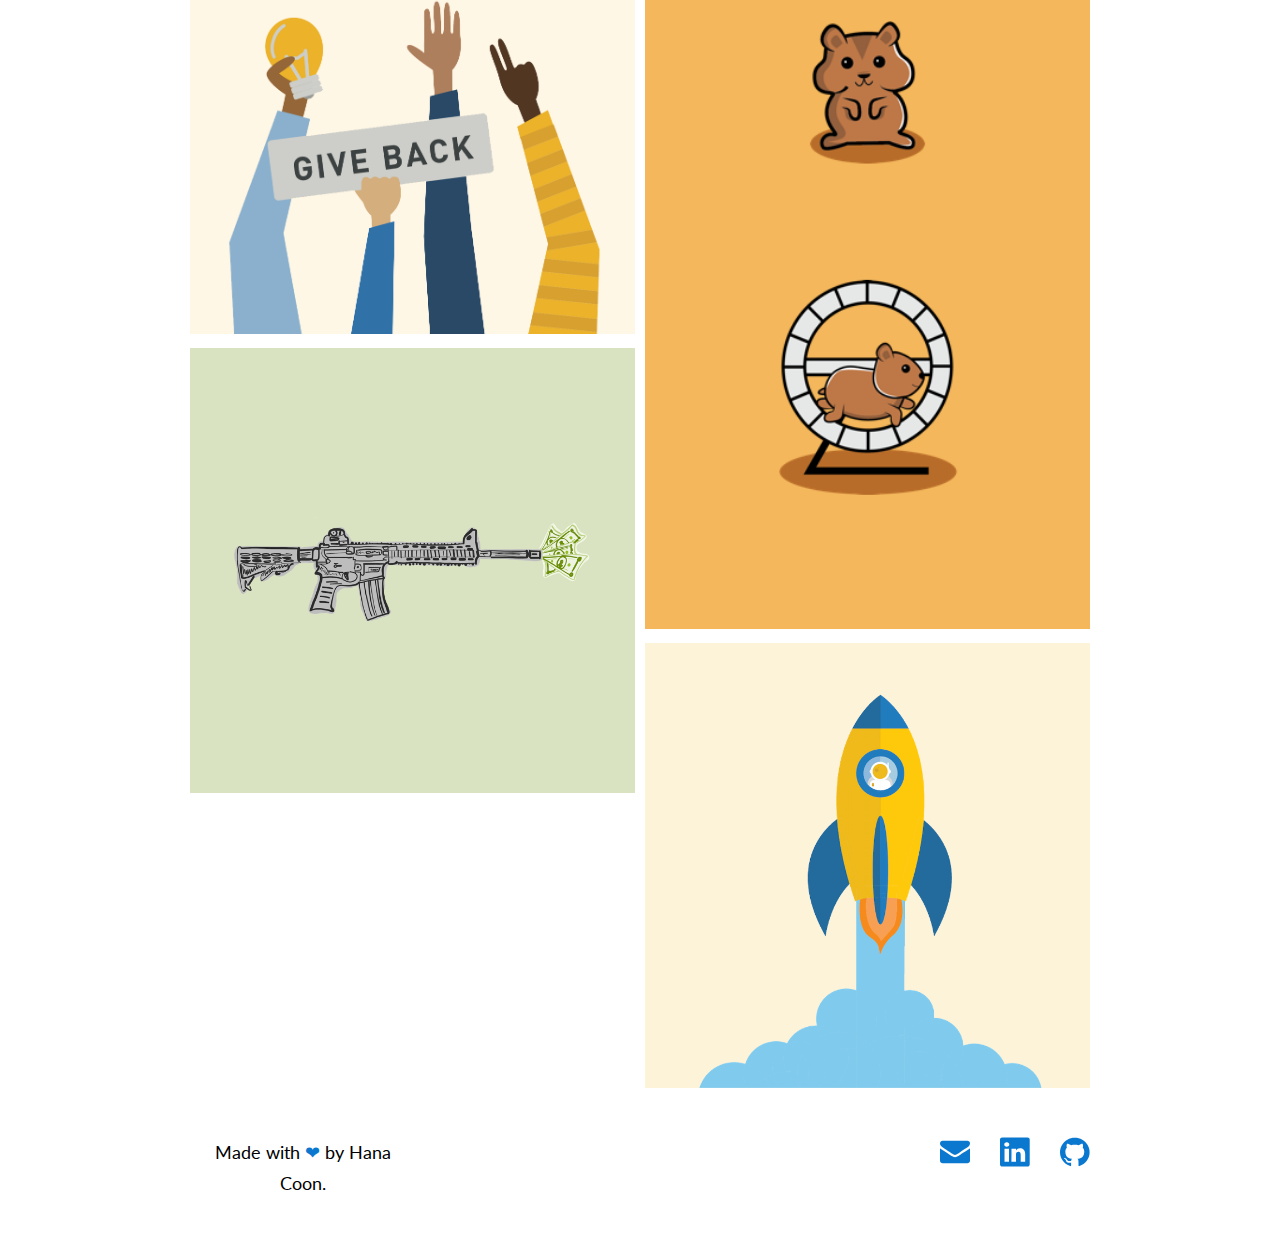
<file: illustrations.html>
<!DOCTYPE html>
<html lang="en">
  <head>
    <title>Hana's Portfolio - </title>
    <meta name="viewport" content="width=device-width, initial-scale=1"/>
    <link href="https://fonts.googleapis.com/css?family=Lato:400,400i,700,700i%7CRoboto:400,400i,500,500i,700,700i" rel="stylesheet"/>
    <script src="scripts/nav.js"></script>
    <link rel="stylesheet" href="css/style.css"/>
    <link rel="stylesheet" href="css/nav.css"/>
    <link rel="stylesheet" href="css/footer.css"/>
    <link rel="stylesheet" href="css/image-grid.css"/>
  </head>
  <body>
      <a class="skip-to-content" href="#main">Skip to Main Content</a>
   <nav>
      <div class="navbar">
         <span class="navbar-toggle" id="js-navbar-toggle">☰</span>
         <a class="logo" href="index.html">
            <h1>Hana Coon</h1>
         </a>
         <ul class="main-nav" id="js-menu">
            <li><a class="animate nav-links" href="index.html">WORK</a></li>
            <li><a class="animate nav-links current" href="illustrations.html">ILLUSTRATIONS</a></li>
            <li><a class="animate nav-links" href="visual-design.html">VISUAL DESIGN</a></li>
            <li><a class="animate nav-links" href="contact.html">CONTACT</a></li>
         </ul>
      </div>
   </nav>

   <main id="main">
   <div class="content">
      <h1>Illustrations</h1>
   </div>
   <div class="content">
      <div class="col-1">
        <img src="images/fall-fashion.png" alt="Illustration of three women wearing fall clothing"/>
        <img src="images/chicago.png" alt="Line illustration of a small bedroom with twinkle lights"/>
        <img src="images/lakeland.png" alt="Illustration of a young cardinal bird reading a book"/>
        <img src="images/give-back.png" alt="Illustration of four arms raised in the air"/>
        <img src="images/gun.png" alt="Illustration of assault rifle with money coming out of the barrel"/>
      </div>
      <div class="col-2">
        <img src="images/monster.png" alt="Illustration of a friendly, blue monster character"/>
        <img src="images/jazz.png" alt="Abstract illustration of a jazz band"/>
        <img src="images/home.png" alt="Line illustration of a small family home"/>
        <img src="images/hams.png" alt="Illustration of a hamster running on a wheel"/>
        <img src="images/rocket.png" alt="Illustration of a blue and yellow rocketship taking off"/>
      </div>
   </div>
  </main>

   <footer>
      <div class="footer">
         <p class="made-with-love">Made with <span class="heart">❤︎</span> by Hana Coon.</p>
         <div class="social">
           <a href="contact.html"><img src="images/mail.svg" alt="Email Icon"></a>
           <a href="https://www.linkedin.com/in/hanacoon/" target="_blank"><img src="images/linkedin.svg" alt="Linkedin Icon"/></a>
           <a href="https://github.com/hanacoon" target="_blank"><img src="images/github.svg" alt="Github Icon"/></a></div>
      </div>
   </footer>
  </body> 

</html>
</file>
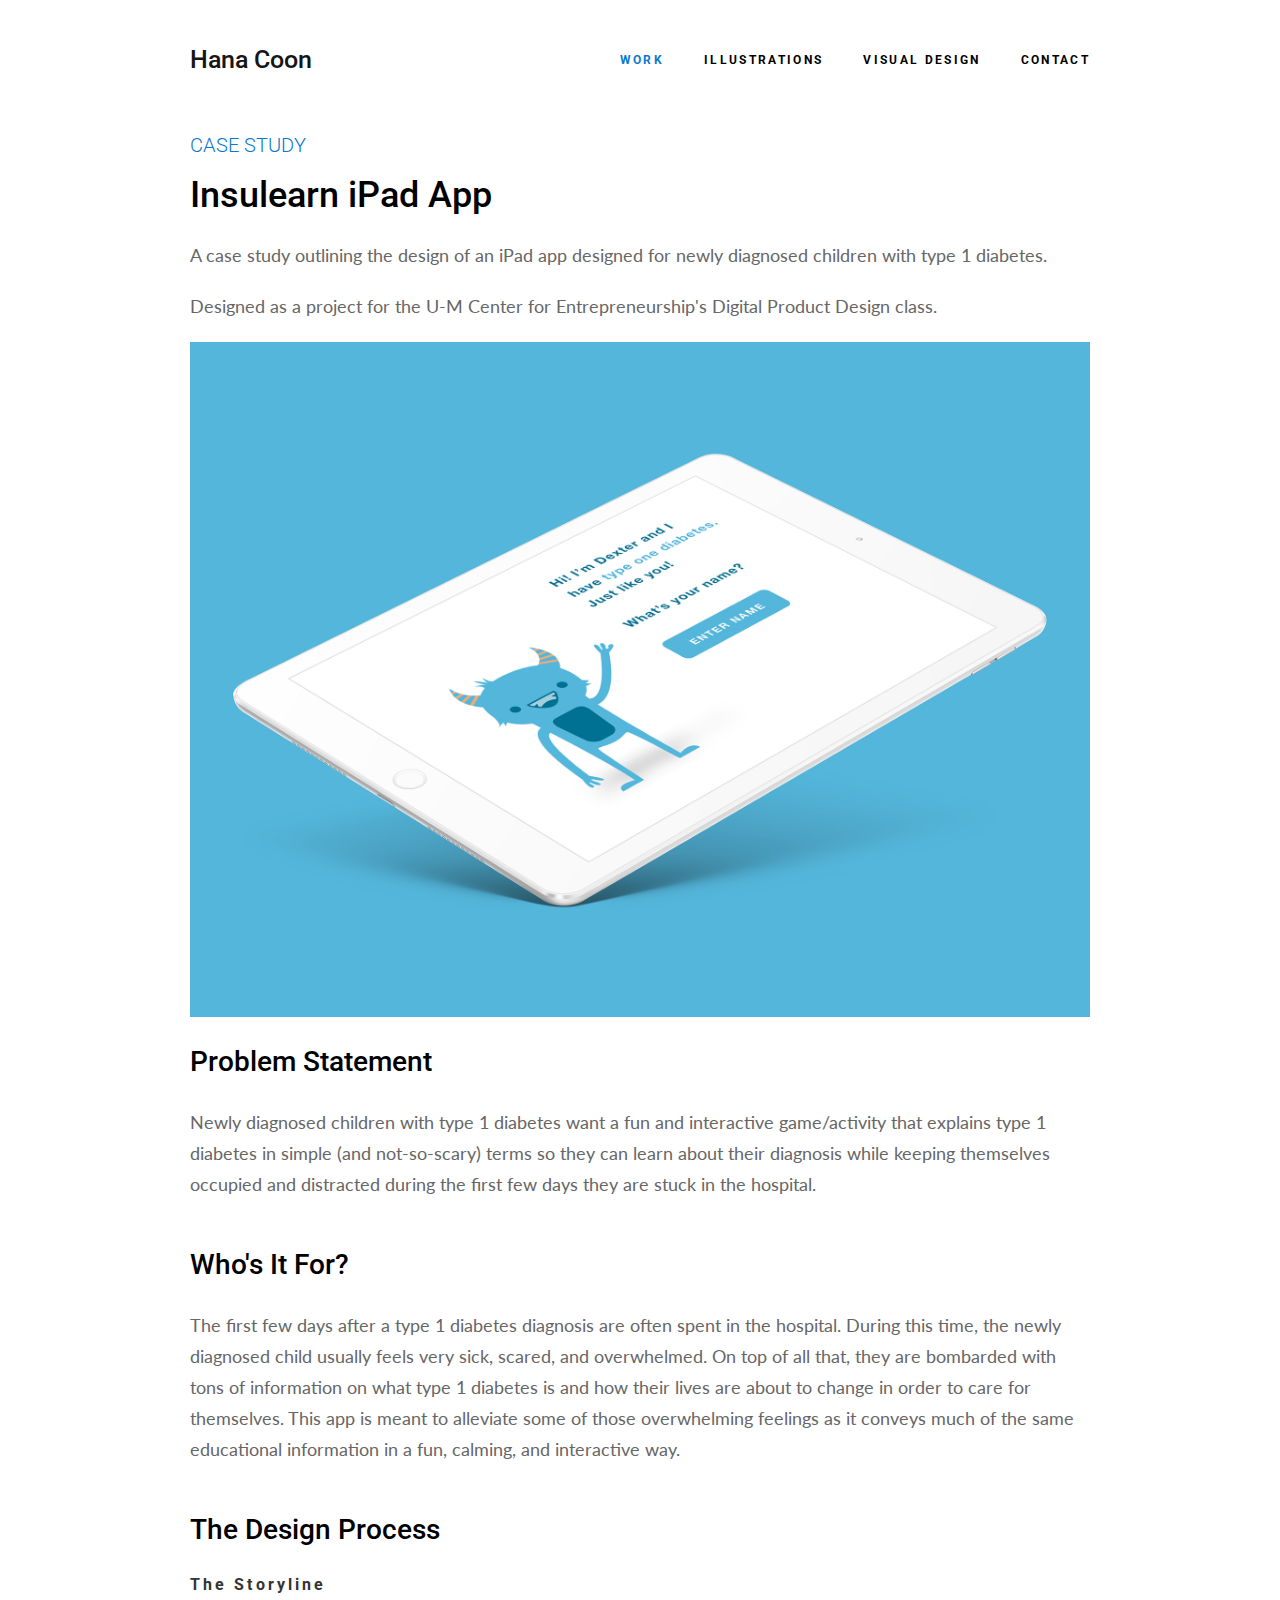
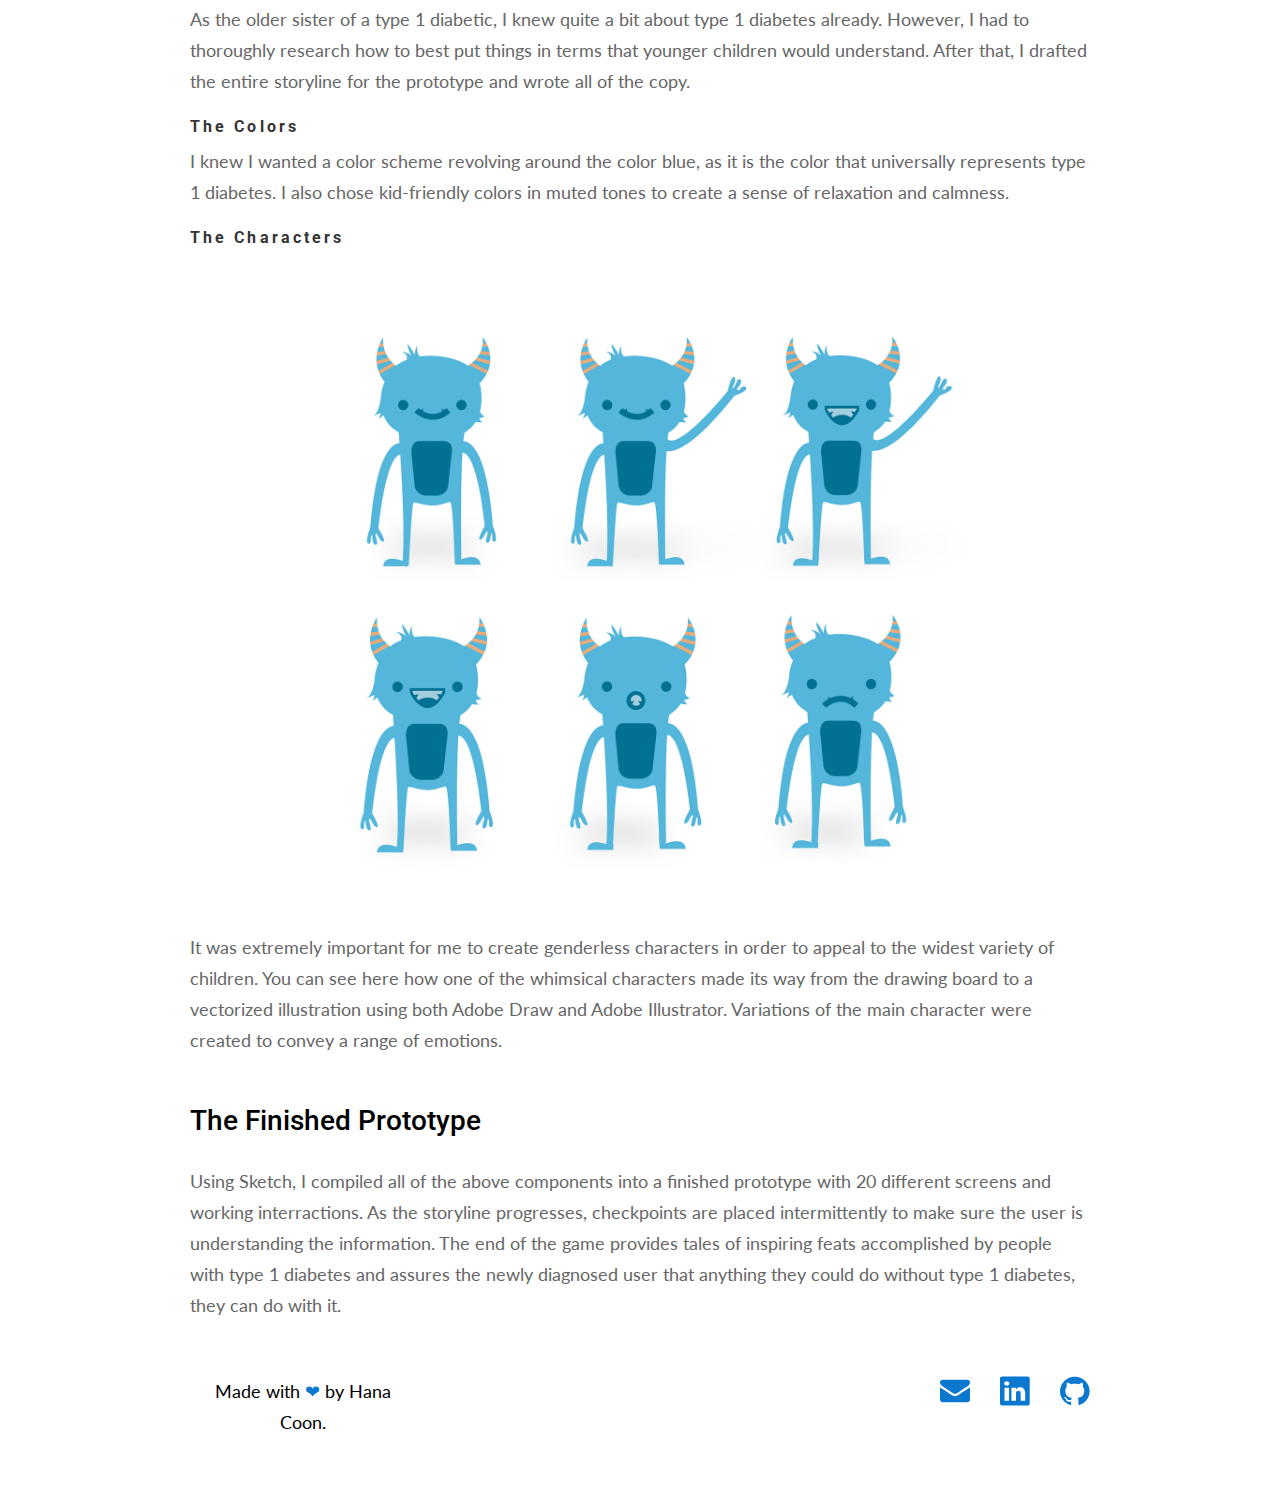
<file: insulearn.html>
<!DOCTYPE html>
<html lang="en">
  <head>
    <title>Hana's Portfolio - </title>
    <meta name="viewport" content="width=device-width, initial-scale=1"/>
    <link href="https://fonts.googleapis.com/css?family=Lato:400,400i,700,700i%7CRoboto:400,400i,500,500i,700,700i" rel="stylesheet"/>
    <script src="scripts/nav.js"></script>
    <link rel="stylesheet" href="css/style.css"/>
    <link rel="stylesheet" href="css/nav.css"/>
    <link rel="stylesheet" href="css/footer.css"/>
    <link rel="stylesheet" href="css/case-study.css"/>
  </head>
<body>
    <a class="skip-to-content" href="#main">Skip to Main Content</a>
   <nav>
      <div class="navbar">
         <span class="navbar-toggle" id="js-navbar-toggle">☰</span>
         <a class="logo" href="index.html">
            <h1>Hana Coon</h1>
         </a>
         <ul class="main-nav" id="js-menu">
            <li><a class="animate nav-links current" href="index.html">WORK</a></li>
            <li><a class="animate nav-links" href="illustrations.html">ILLUSTRATIONS</a></li>
            <li><a class="animate nav-links" href="visual-design.html">VISUAL DESIGN</a></li>
            <li><a class="animate nav-links" href="contact.html">CONTACT</a></li>
         </ul>
      </div>
   </nav>

   <main id="main">
   <div class="content">
      <h1 class="case-study-header">CASE STUDY</h1>
      <h1>Insulearn iPad App</h1>
      <p>A case study outlining the design of an iPad app designed for newly diagnosed children with type 1 diabetes.</p>
      <p>Designed as a project for the U-M Center for Entrepreneurship's Digital Product Design class.</p>
      <img src="images/insulearn-1.png" alt="iPad mockup of app homescreen for children with type 1 diabetes"/>
      <h2>Problem Statement</h2>
      <p>Newly diagnosed children with type 1 diabetes want a fun and interactive game/activity that explains type 1 diabetes in simple (and not-so-scary) terms so they can learn about their diagnosis while keeping themselves occupied and distracted during the first few days they are stuck in the hospital.</p>
      <h2>Who's It For?</h2>
      <p>The first few days after a type 1 diabetes diagnosis are often spent in the hospital. During this time, the newly diagnosed child usually feels very sick, scared, and overwhelmed. On top of all that, they are bombarded with tons of information on what type 1 diabetes is and how their lives are about to change in order to care for themselves. This app is meant to alleviate some of those overwhelming feelings as it conveys much of the same educational information in a fun, calming, and interactive way.</p>
      <h2>The Design Process</h2>
      <h3>The Storyline</h3>
      <p>As the older sister of a type 1 diabetic, I knew quite a bit about type 1 diabetes already. However, I had to thoroughly research how to best put things in terms that younger children would understand. After that, I drafted the entire storyline for the prototype and wrote all of the copy.</p>
      <h3>The Colors</h3>
      <p>I knew I wanted a color scheme revolving around the color blue, as it is the color that universally represents type 1 diabetes. I also chose kid-friendly colors in muted tones to create a sense of relaxation and calmness.</p>
      <h3>The Characters</h3>
      <img src="images/insulearn-2.png" alt="Illustrations of blue monster character with different facial expressions"/>
      <p>It was extremely important for me to create genderless characters in order to appeal to the widest variety of children. You can see here how one of the whimsical characters made its way from the drawing board to a vectorized illustration using both Adobe Draw and Adobe Illustrator. Variations of the main character were created to convey a range of emotions.</p>
      <h2>The Finished Prototype</h2>
      <p>Using Sketch, I compiled all of the above components into a finished prototype with 20 different screens and working interractions. As the storyline progresses, checkpoints are placed intermittently to make sure the user is understanding the information. The end of the game provides tales of inspiring feats accomplished by people with type 1 diabetes and assures the newly diagnosed user that anything they could do without type 1 diabetes, they can do with it.</p>
   </div>
  </main>

   <footer>
      <div class="footer">
         <p class="made-with-love">Made with <span class="heart">❤︎</span> by Hana Coon.</p>
         <div class="social">
           <a href="contact.html"><img src="images/mail.svg" alt="Email Icon"></a>
           <a href="https://www.linkedin.com/in/hanacoon/" target="_blank"><img src="images/linkedin.svg" alt="Linkedin Icon"/></a>
           <a href="https://github.com/hanacoon" target="_blank"><img src="images/github.svg" alt="Github Icon"/></a></div>
      </div>
   </footer>
  </body>
</html>
</file>
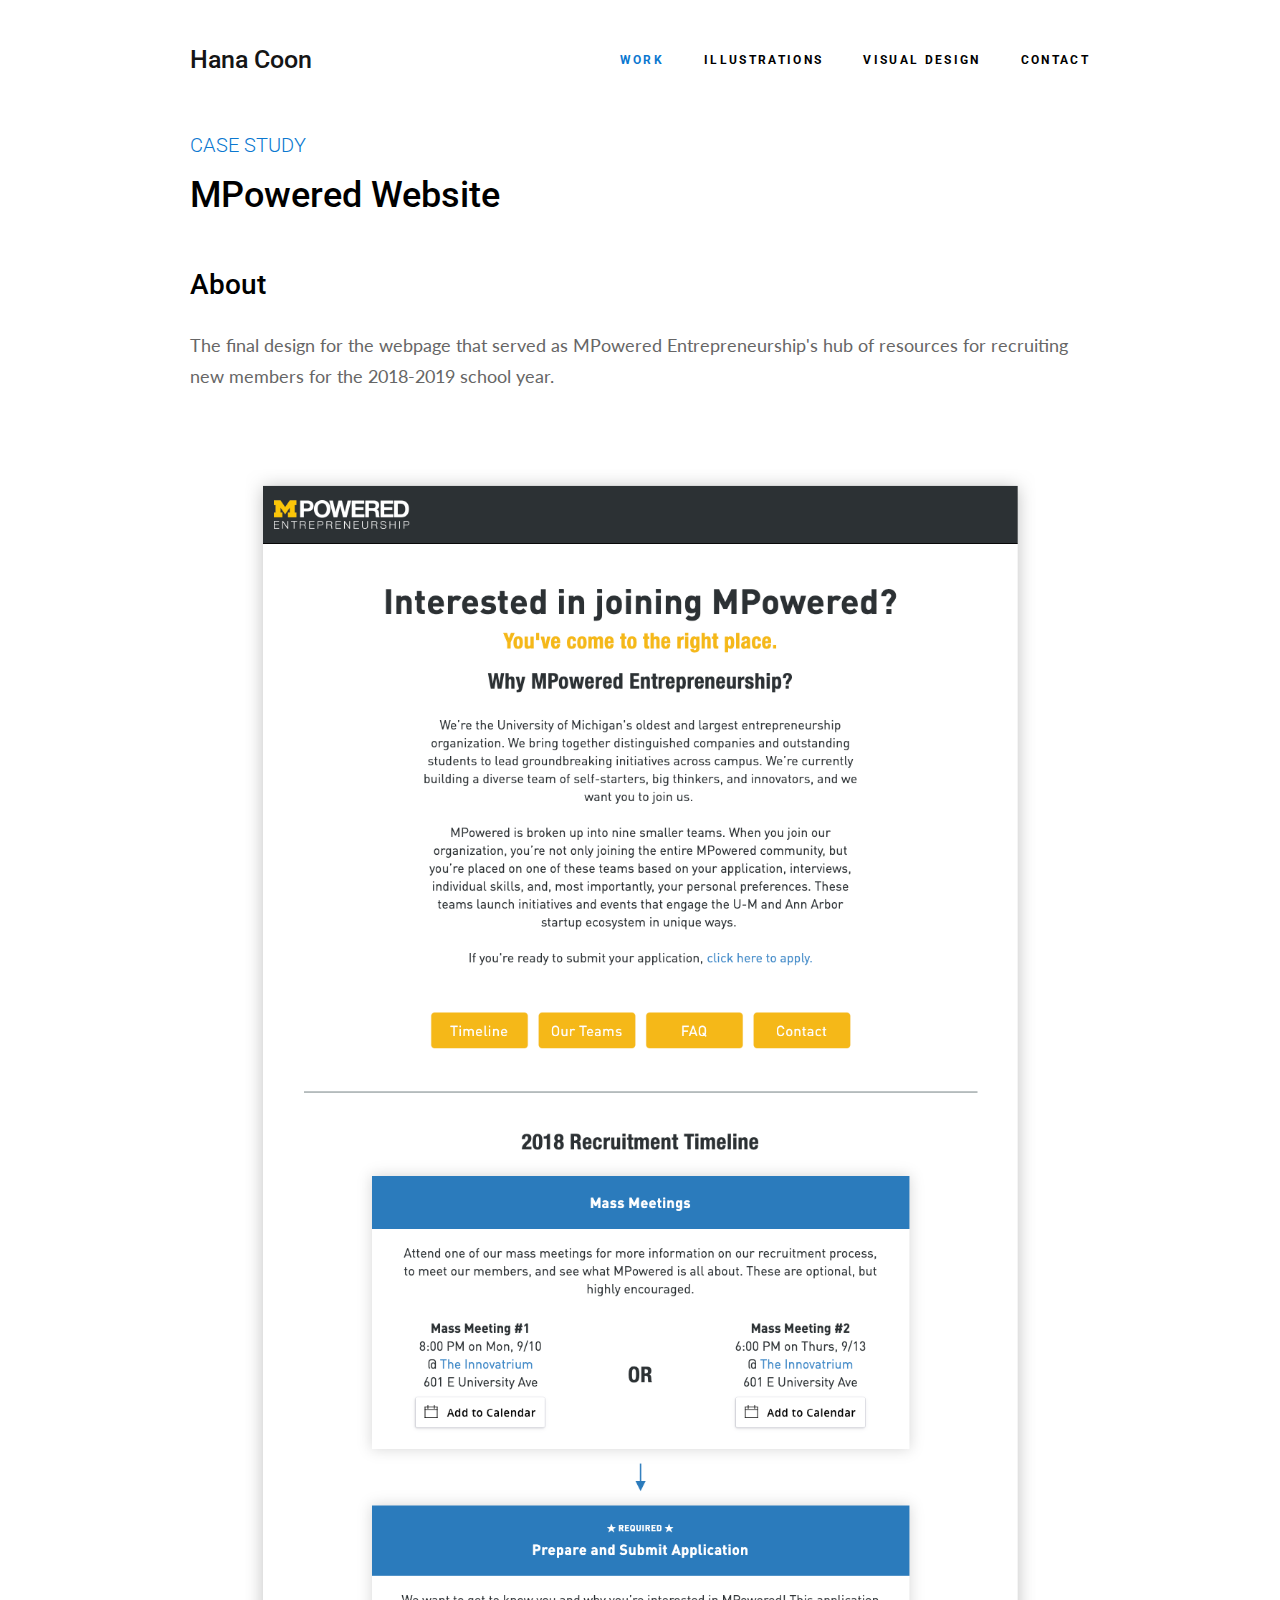
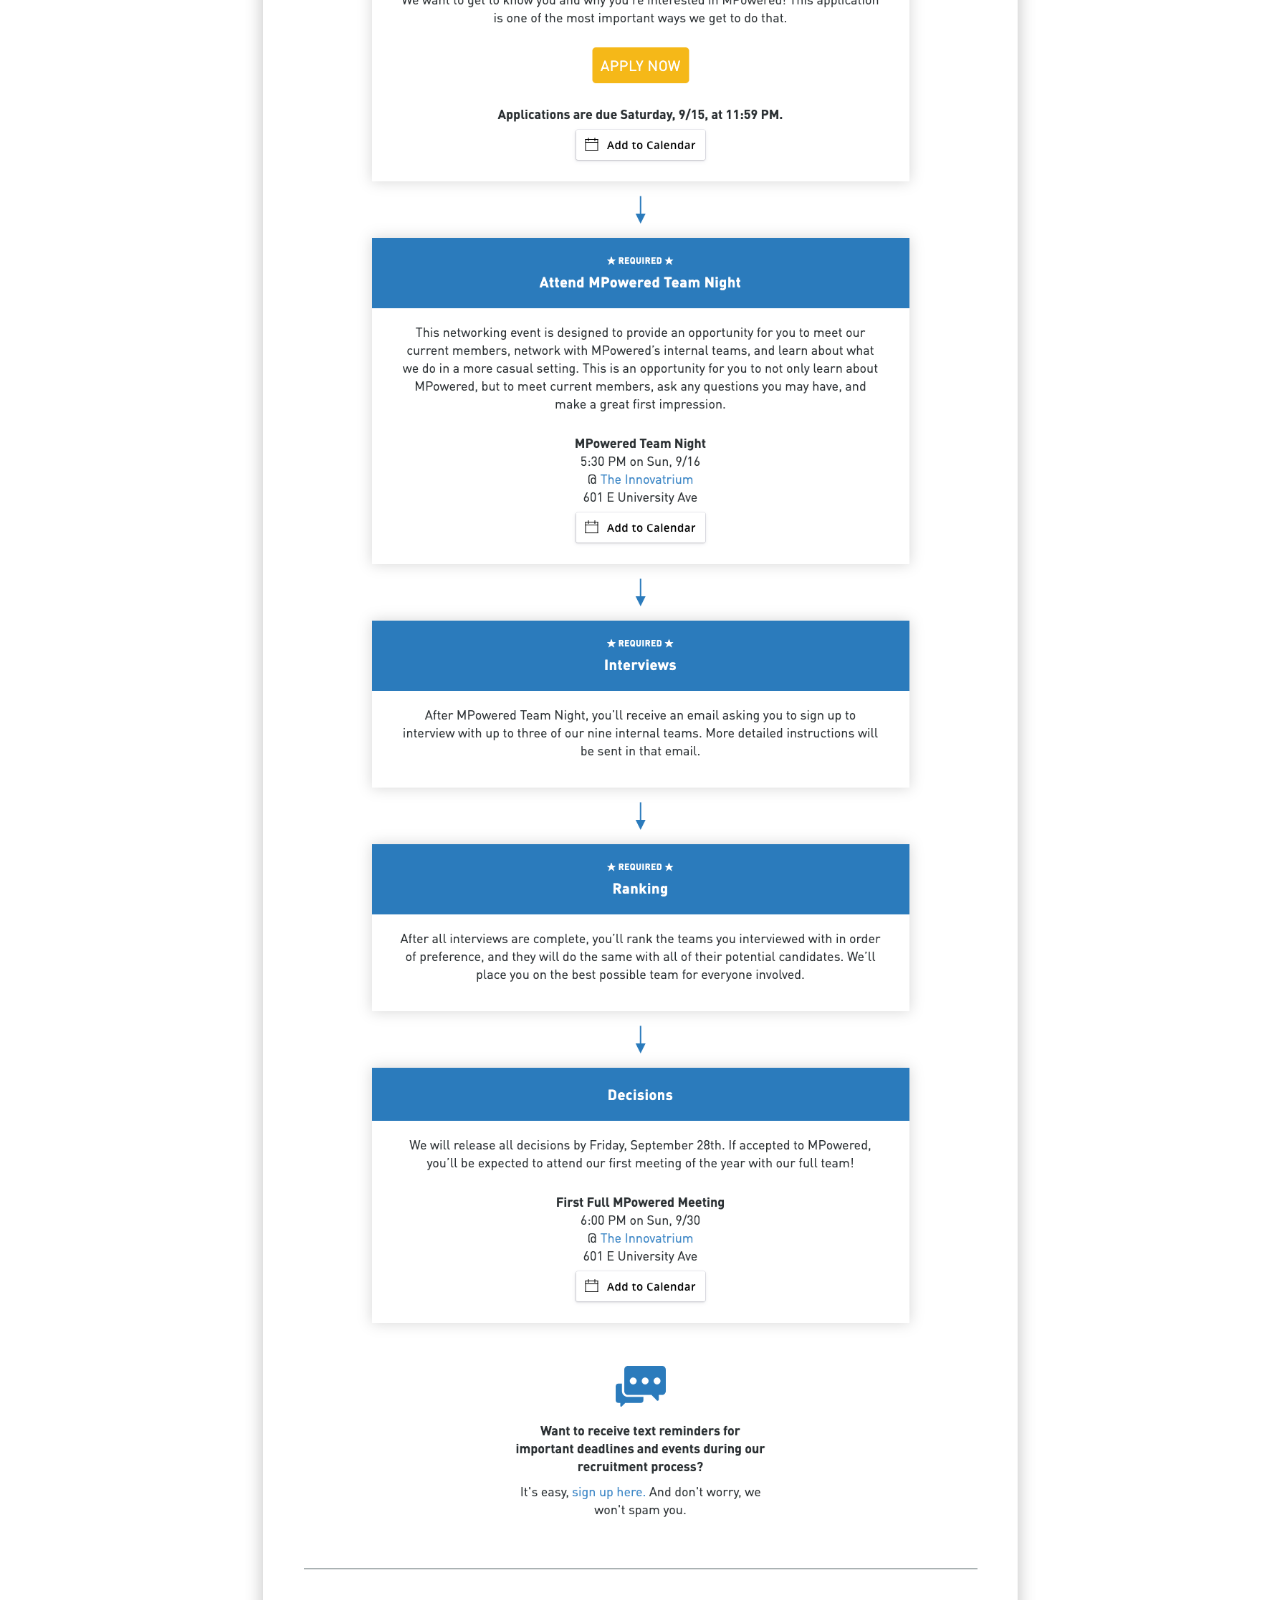
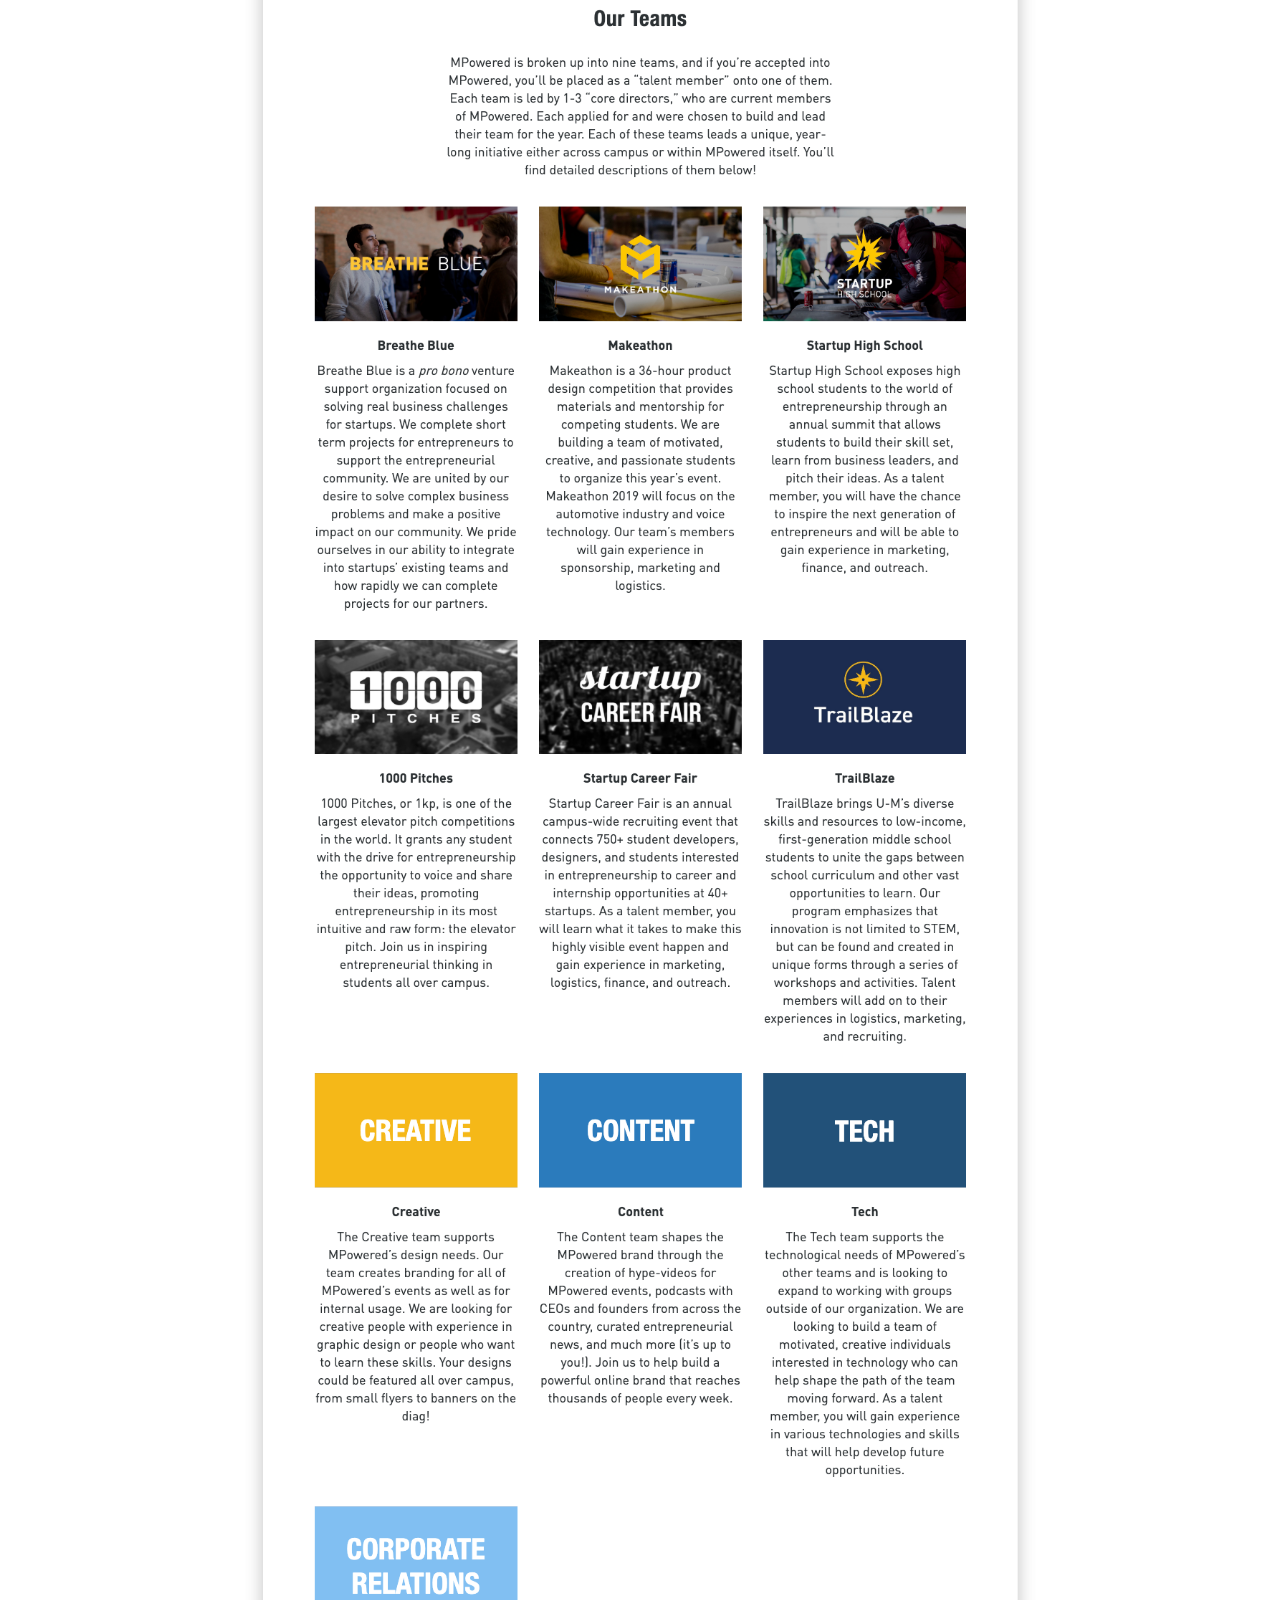
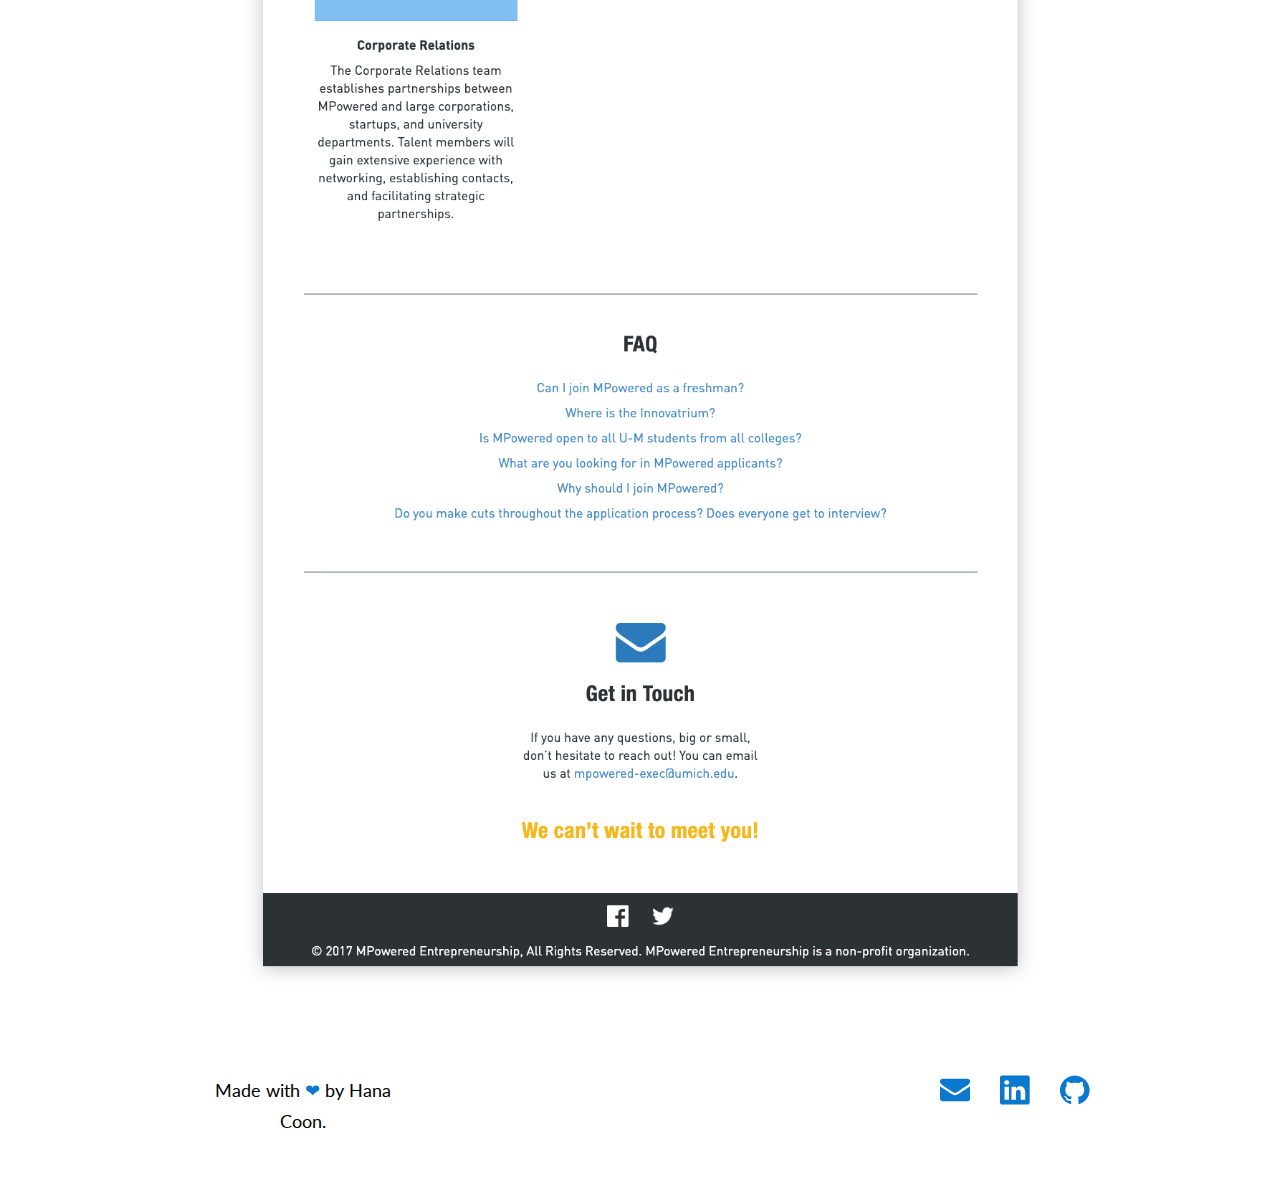
<file: mpowered.html>
<!DOCTYPE html>
<html lang="en">
  <head>
    <title>Hana's Portfolio - </title>
    <meta name="viewport" content="width=device-width, initial-scale=1"/>
    <link href="https://fonts.googleapis.com/css?family=Lato:400,400i,700,700i%7CRoboto:400,400i,500,500i,700,700i" rel="stylesheet"/>
    <script src="scripts/nav.js"></script>
    <link rel="stylesheet" href="css/style.css"/>
    <link rel="stylesheet" href="css/nav.css"/>
    <link rel="stylesheet" href="css/footer.css"/>
    <link rel="stylesheet" href="css/case-study.css"/>
  </head>
<body>
    <a class="skip-to-content" href="#main">Skip to Main Content</a>
  <nav>
      <div class="navbar">
         <span class="navbar-toggle" id="js-navbar-toggle">☰</span>
         <a class="logo" href="index.html">
            <h1>Hana Coon</h1>
         </a>
         <ul class="main-nav" id="js-menu">
            <li><a class="animate nav-links current" href="index.html">WORK</a></li>
            <li><a class="animate nav-links" href="illustrations.html">ILLUSTRATIONS</a></li>
            <li><a class="animate nav-links" href="visual-design.html">VISUAL DESIGN</a></li>
            <li><a class="animate nav-links" href="contact.html">CONTACT</a></li>
         </ul>
      </div>
   </nav>

  <main id="main">
   <div class="content">
      <h1 class="case-study-header">CASE STUDY</h1>
      <h1>MPowered Website</h1>
      <h2>About</h2>
      <p>The final design for the webpage that served as MPowered Entrepreneurship's hub of resources for recruiting new members for the 2018-2019 school year.</p>
      <img src="images/mpow-recruiting.png" alt="Full page screen capture of MPowered Entrepreneurship's recruiting web page design"/>
   </div>
  </main>

   <footer>
      <div class="footer">
         <p class="made-with-love">Made with <span class="heart">❤︎</span> by Hana Coon.</p>
         <div class="social">
           <a href="contact.html"><img src="images/mail.svg" alt="Email Icon"></a>
           <a href="https://www.linkedin.com/in/hanacoon/" target="_blank"><img src="images/linkedin.svg" alt="Linkedin Icon"/></a>
           <a href="https://github.com/hanacoon" target="_blank"><img src="images/github.svg" alt="Github Icon"/></a></div>
      </div>
   </footer>
  </body>
</html>
</file>
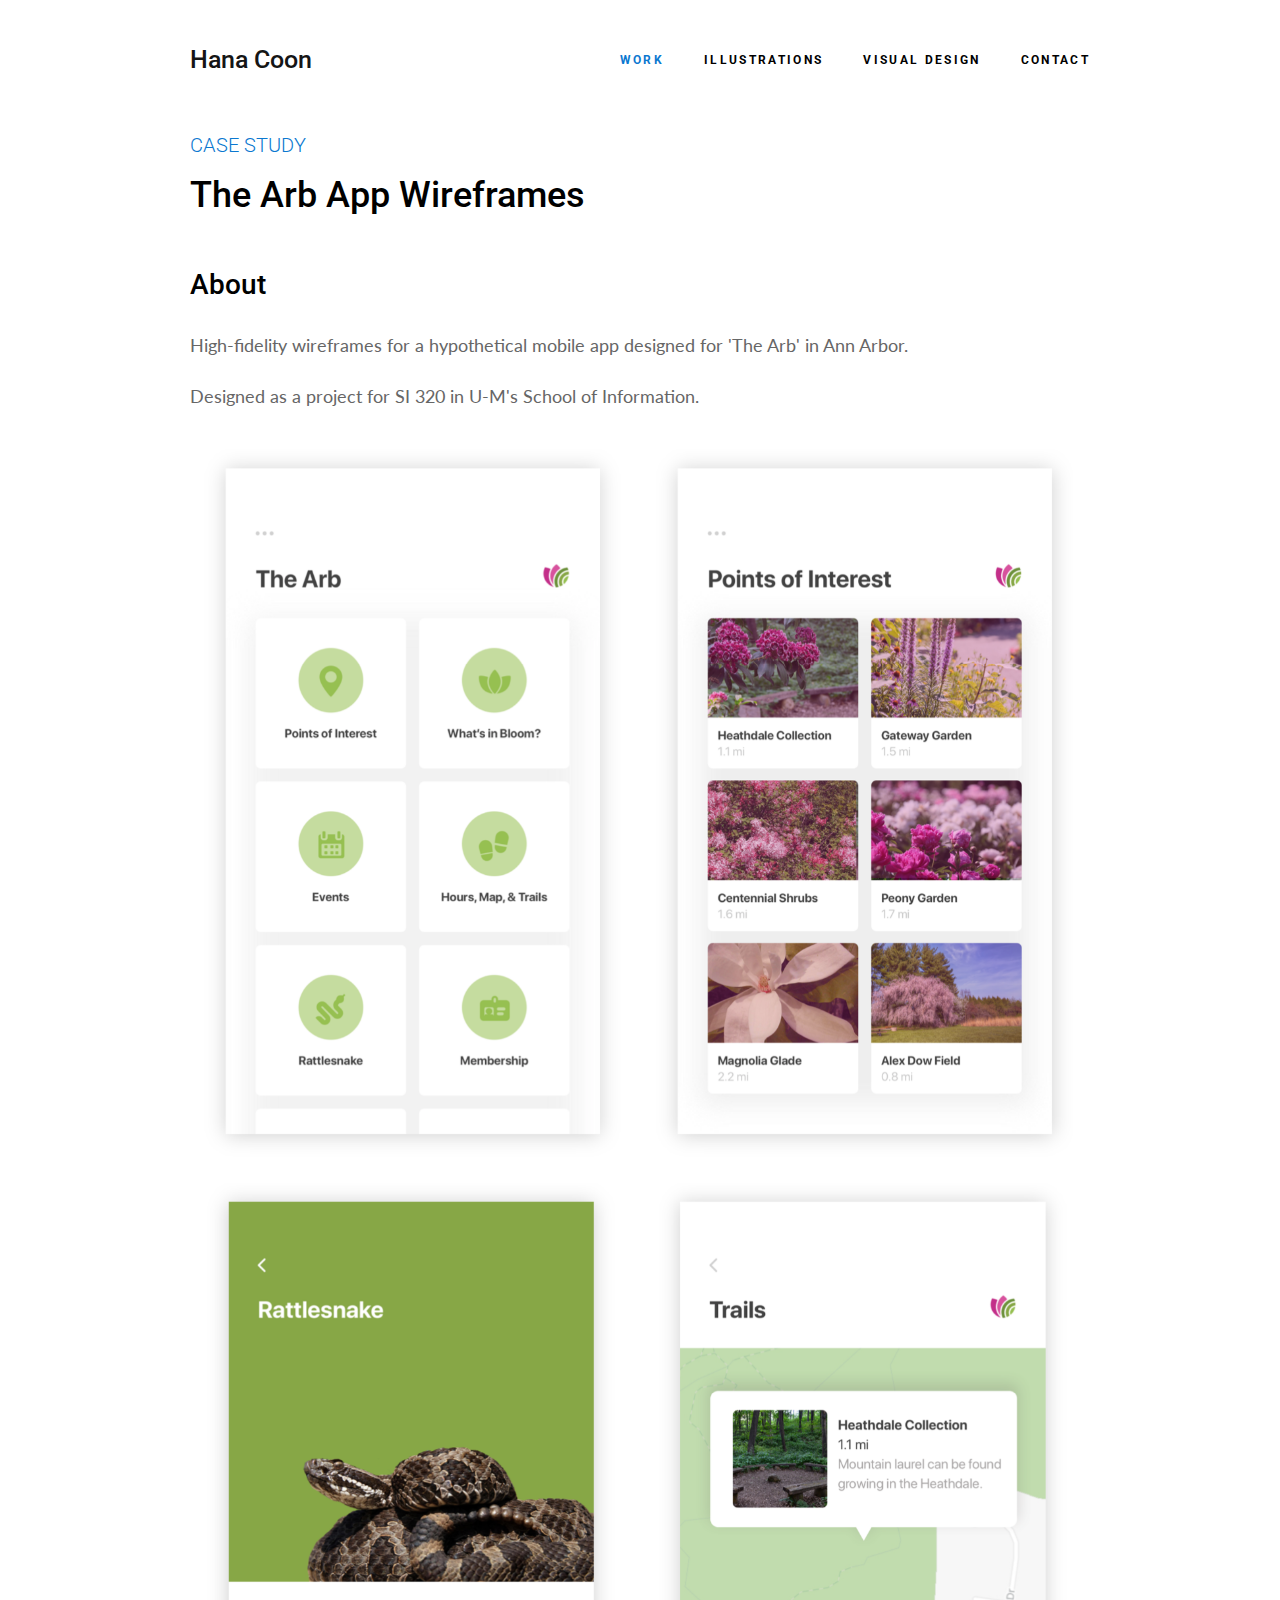
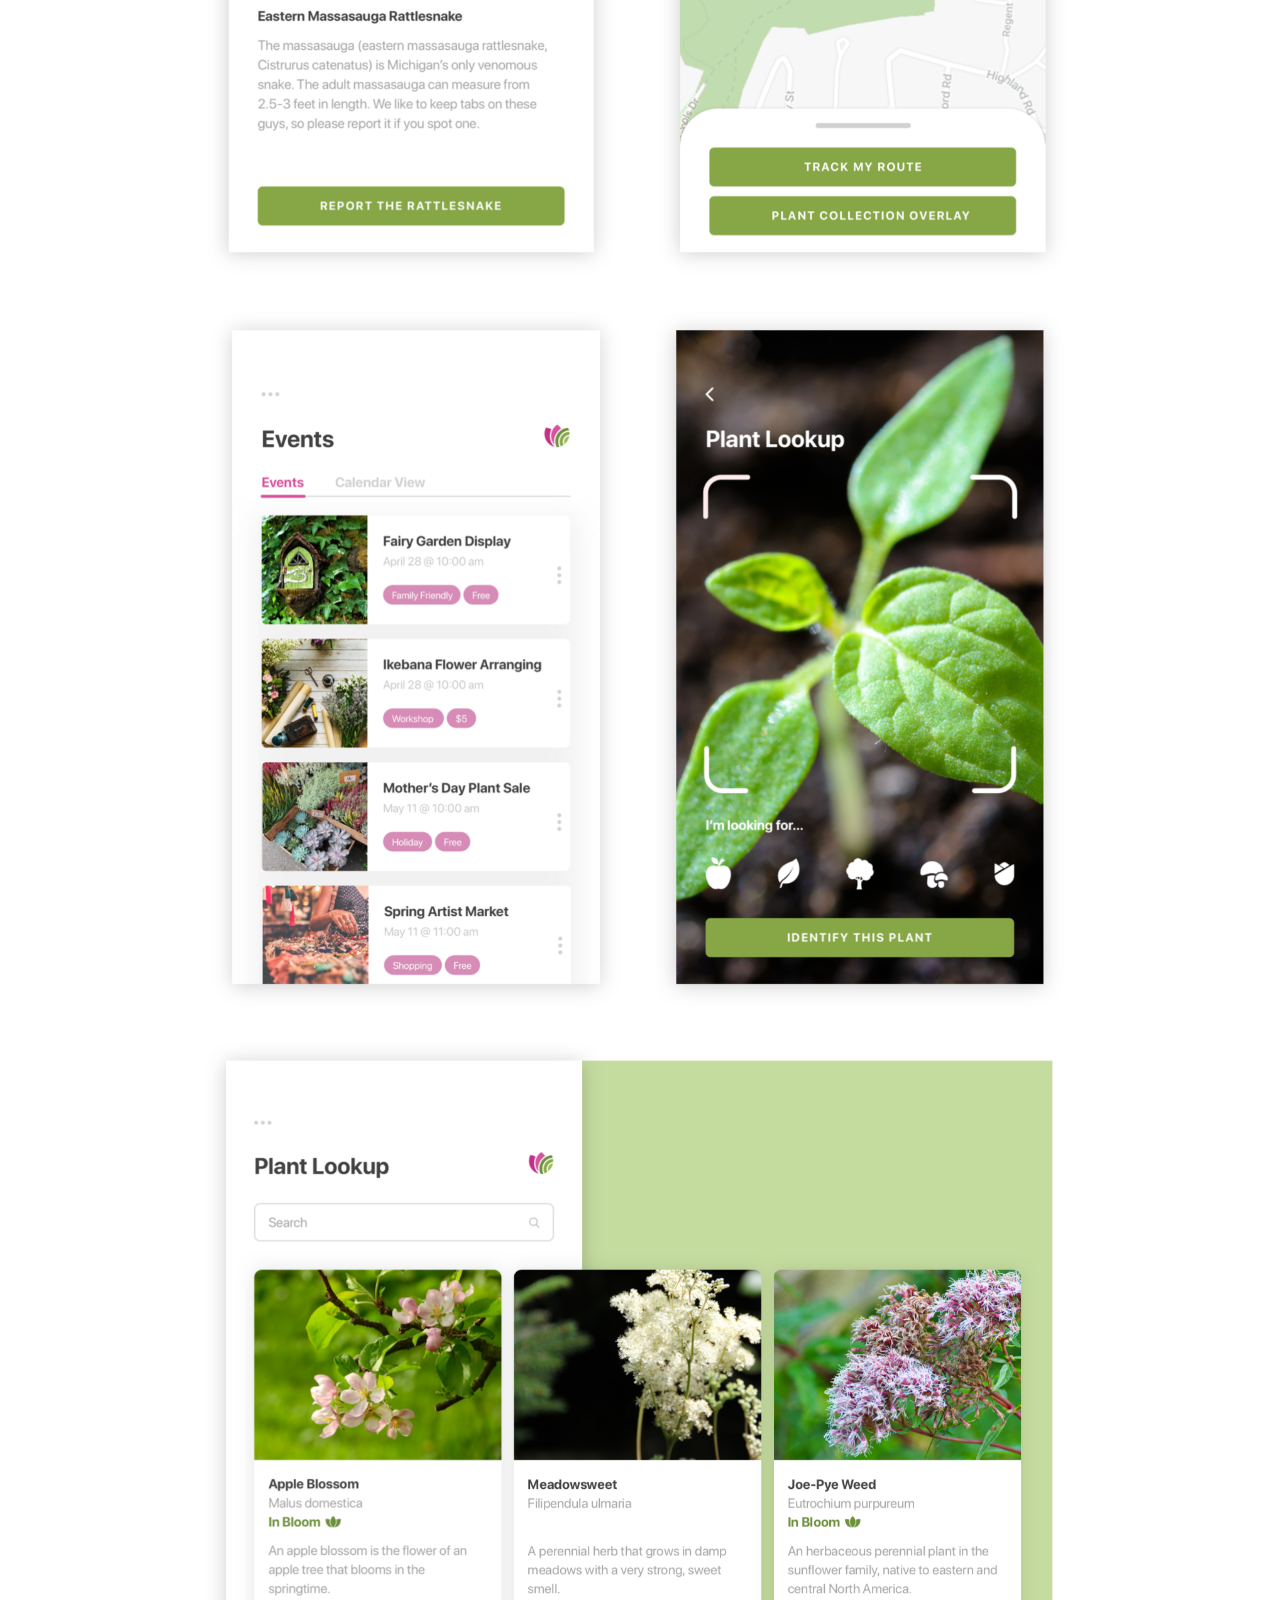
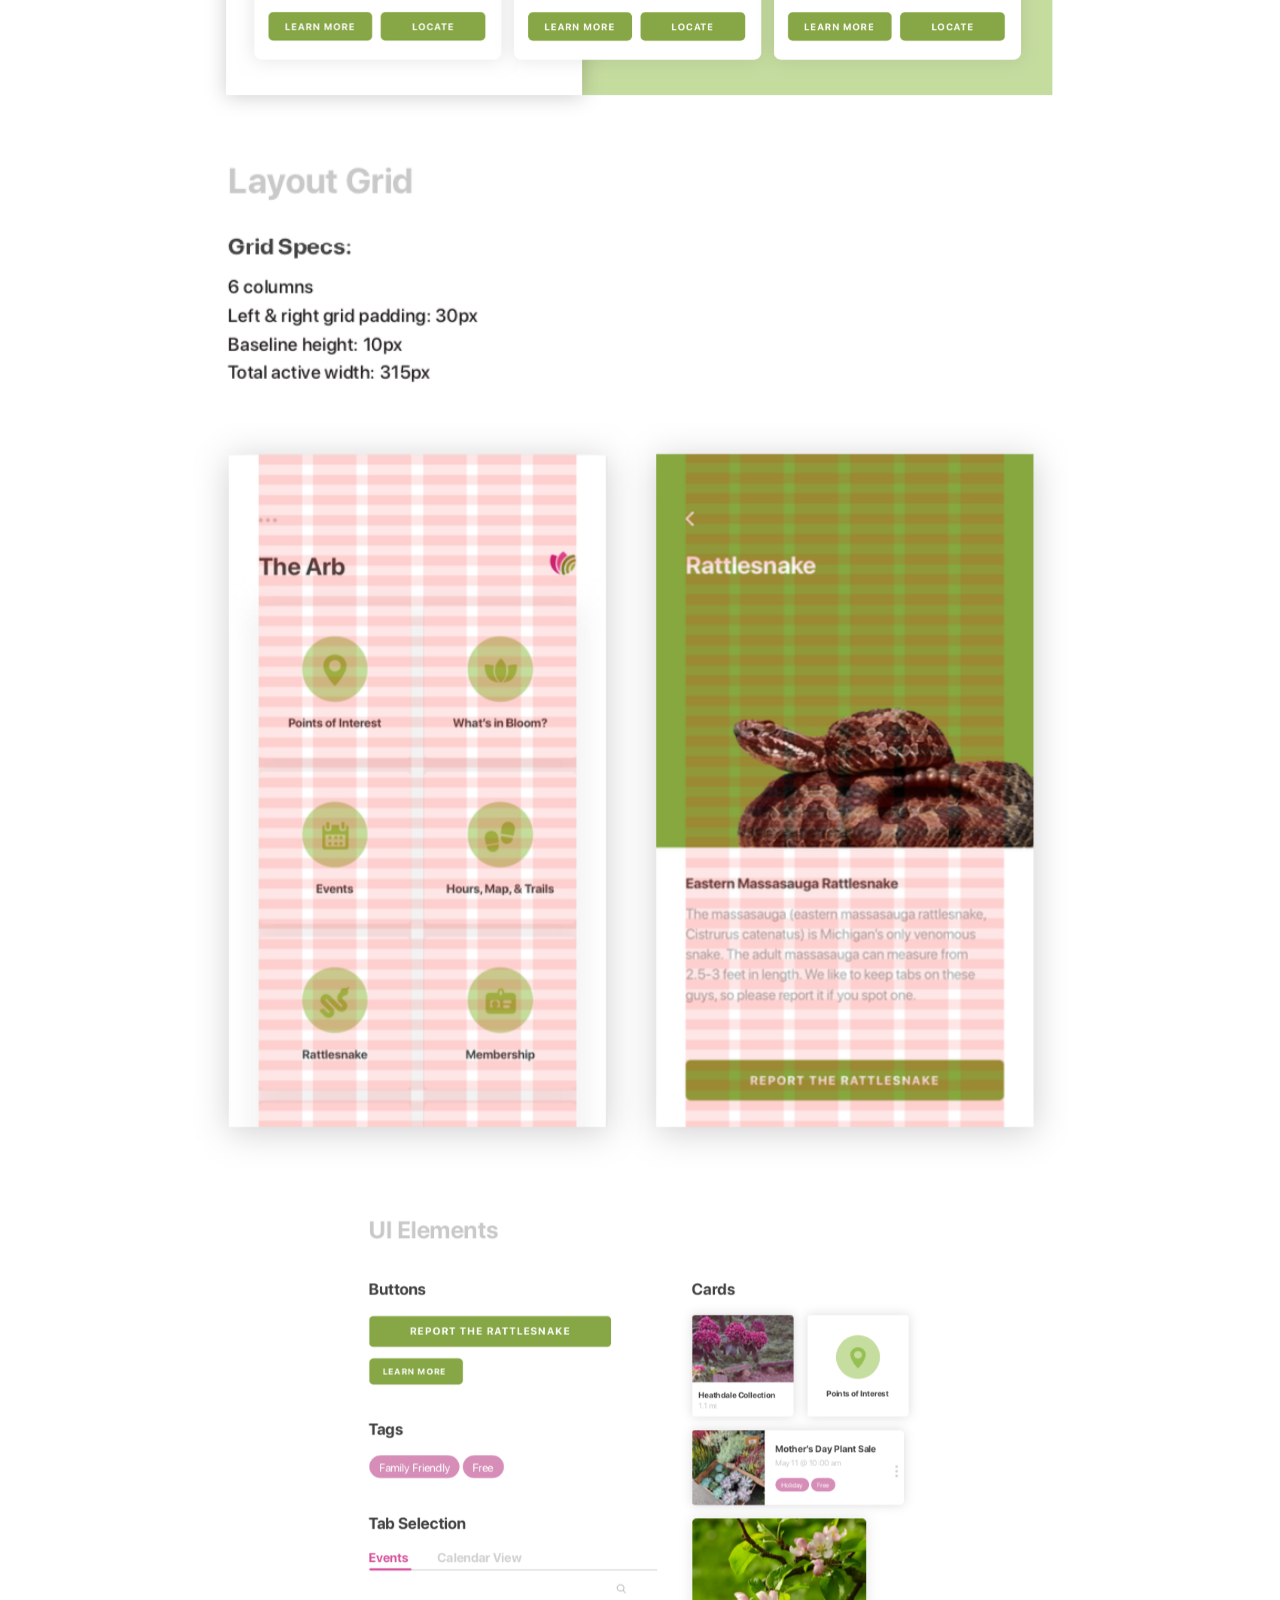
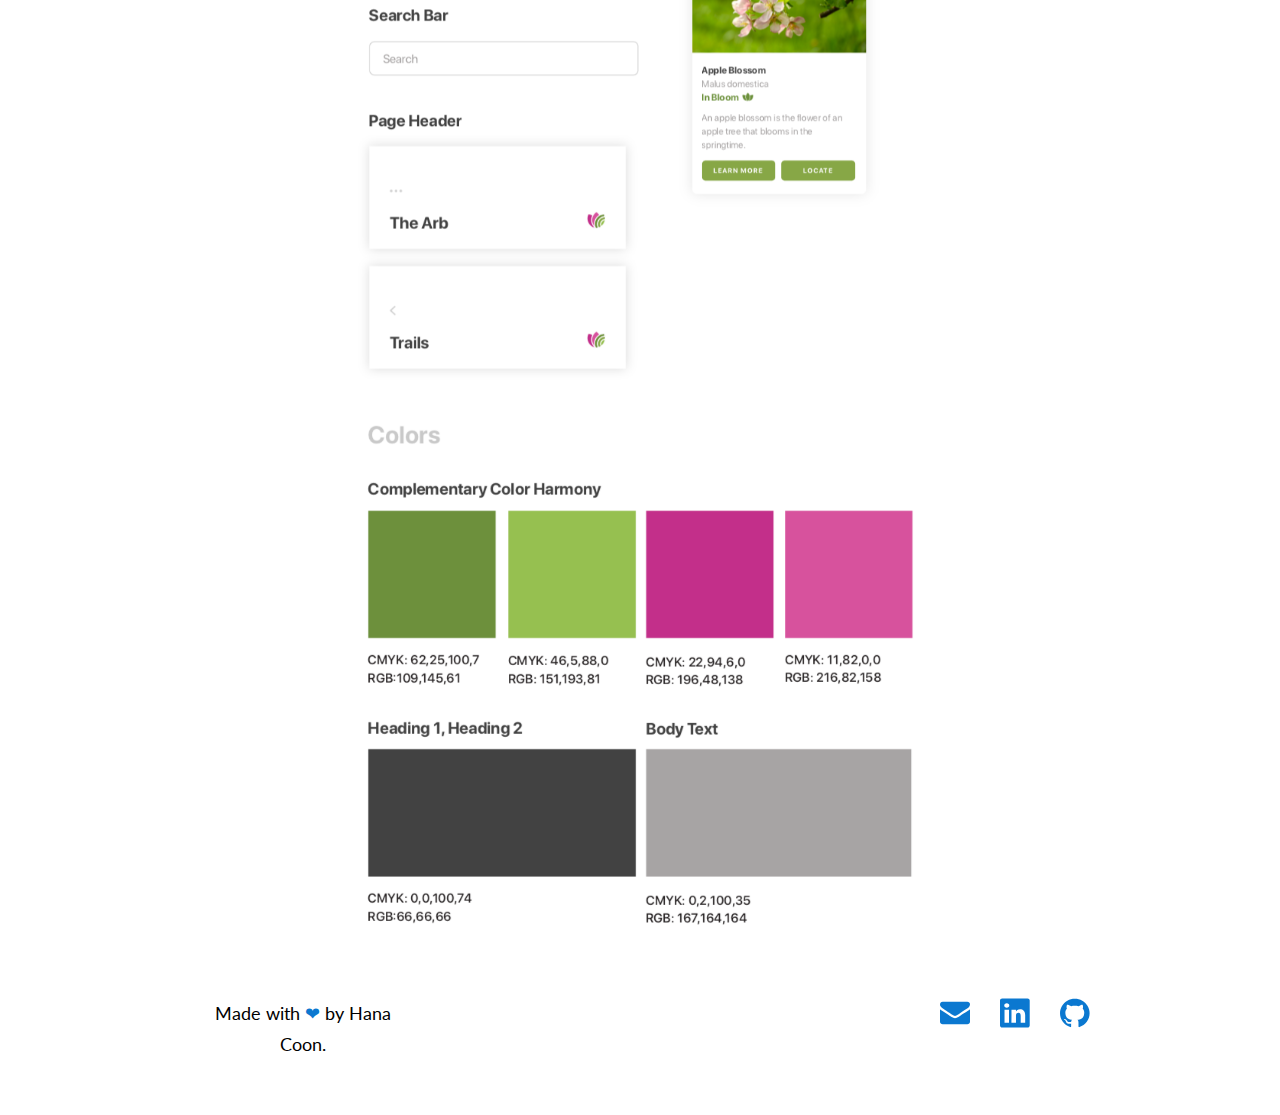
<file: the-arb.html>
<!DOCTYPE html>
<html lang="en">
  <head>
    <title>Hana's Portfolio - </title>
    <meta name="viewport" content="width=device-width, initial-scale=1"/>
    <link href="https://fonts.googleapis.com/css?family=Lato:400,400i,700,700i%7CRoboto:400,400i,500,500i,700,700i" rel="stylesheet"/>
    <script src="scripts/nav.js"></script>
    <link rel="stylesheet" href="css/style.css"/>
    <link rel="stylesheet" href="css/nav.css"/>
    <link rel="stylesheet" href="css/footer.css"/>
    <link rel="stylesheet" href="css/case-study.css"/>
  </head>
<body>
    <a class="skip-to-content" href="#main">Skip to Main Content</a>
   <nav>
      <div class="navbar">
         <span class="navbar-toggle" id="js-navbar-toggle">☰</span>
         <a class="logo" href="index.html">
            <h1>Hana Coon</h1>
         </a>
         <ul class="main-nav" id="js-menu">
            <li><a class="animate nav-links current" href="index.html">WORK</a></li>
            <li><a class="animate nav-links" href="illustrations.html">ILLUSTRATIONS</a></li>
            <li><a class="animate nav-links" href="visual-design.html">VISUAL DESIGN</a></li>
            <li><a class="animate nav-links" href="contact.html">CONTACT</a></li>
         </ul>
      </div>
   </nav>

   <main id="main">
   <div class="content">
      <h1 class="case-study-header">CASE STUDY</h1>
      <h1>The Arb App Wireframes</h1>
      <h2>About</h2>
      <p>High-fidelity wireframes for a hypothetical mobile app designed for 'The Arb' in Ann Arbor.</p>
      <p>Designed as a project for SI 320 in U-M's School of Information.</p>
      <img src="images/arb-1.png" alt="Screenshots of app home screen and points of interest page"/>
      <img src="images/arb-2.png" alt="Screenshots of app rattlesnake and trails pages"/>
      <img src="images/arb-3.png" alt="Screenshots of app events page and plant lookup feature"/>
      <img src="images/arb-4.png" alt="Screenshot of plant lookup page"/>
      <img src="images/arb-5.png" alt="Screenshot of app layout grid"/>
      <img id="ui-elements" src="images/arb-6.png" alt="Screenshot of app's UI elements"/>
      <img id="colors" src="images/arb-7.png" alt="App's color pallete with green and pink and grey"/>
   </div>
  </main>

   <footer>
      <div class="footer">
         <p class="made-with-love">Made with <span class="heart">❤︎</span> by Hana Coon.</p>
         <div class="social">
           <a href="contact.html"><img src="images/mail.svg" alt="Email Icon"></a>
           <a href="https://www.linkedin.com/in/hanacoon/" target="_blank"><img src="images/linkedin.svg" alt="Linkedin Icon"/></a>
           <a href="https://github.com/hanacoon" target="_blank"><img src="images/github.svg" alt="Github Icon"/></a></div>
      </div>
   </footer>
  </body>
</html>
</file>
<file: css/style.css>
body {
  font-family: "Lato", sans-serif;
  font-family: "Roboto", sans-serif;
}

.content {
  overflow: hidden;
  max-width: 900px;
  margin: 0 30px;
  overflow: visible;
}

@media screen and (min-width: 964px) {
  .content {
    margin: 0 auto;
  }
}
h1 {
  font-family: "Roboto";
  font-weight: 500;
  font-size: 36px;
  color: #000000;
  letter-spacing: 0;
  line-height: 50px;
  padding-bottom: 20px;
}

h2 {
  font-family: "Roboto";
  font-weight: 500;
  font-size: 28px;
  color: #000000;
  letter-spacing: 0;
  line-height: 50px;
  padding: 20px 0 20px 0;
}

h3 {
  font-family: "Roboto";
  font-weight: 700;
  font-size: 16px;
  color: #333333;
  letter-spacing: 3.1px;
  padding-bottom: 10px;
}

h4 {
  font-family: "Roboto";
  font-weight: 700;
  font-size: 16px;
  color: #000000;
  letter-spacing: 3.1px;
  text-align: center;
  margin-bottom: 30px;
}

p {
  font-family: "Lato";
  font-weight: 400;
  font-size: 18px;
  color: #666666;
  letter-spacing: 0;
  line-height: 31px;
  padding-bottom: 20px;
}

a {
  font-family: "Lato";
  font-weight: 400;
  font-size: 18px;
  color: #0B78D0;
  letter-spacing: 0;
  line-height: 31px;
  transition: color 0.1s ease-out;
  text-decoration: none;
}

a:hover {
  color: #67B7F7;
  transition: color 0.1s ease-out;
  text-decoration: none;
}

a.skip-to-content {
  left:-1000px;
  position:absolute;
  top:auto;
  width:1px;
  height:1px;
  overflow:hidden;
}

a.skip-to-content:focus, a.skip-to-content:active {
  color: #fff;
  background-color:#000;
  padding: 10px;
  border:2px solid black;
  font-size:16px;
  left: auto;
  top: auto;
  width: 30%;
  height: auto;
  overflow:auto;
  margin: 10px;
}

@media (prefers-reduced-motion: reduce) {
  * {
    animation: none !important;
    animation-play-state: paused !important;
    transition: none !important;
    scroll-behavior: auto !important; 
  }
}
</file>
<file: css/nav.css>
* {
  box-sizing: border-box;
  padding: 0;
  margin: 0;
}

.navbar {
  top: 0;
  background: white;
  z-index: 10;
  margin: 0 30px;
  max-width: 900px;
  padding: 35px 0;
}

@media screen and (min-width: 964px) {
  .navbar {
    margin: 0 auto;
  }
}
.main-nav {
  list-style-type: none;
  display: none;
}

.active {
  display: block;
  overflow: hidden;
  padding-bottom: 40px;
}

.main-nav li {
  text-align: center;
  margin: 15px auto;
}
.main-nav li a {
  font-family: "Roboto";
  font-weight: 700;
  font-size: 12px;
  color: #000000;
  letter-spacing: 2.33px;
  position: relative;
  padding-bottom: 10px;
}

a.animate:after {
  bottom: 0;
  content: "";
  display: block;
  height: 3px;
  left: 50%;
  position: absolute;
  background: #0B78D0;
  transition: width 0.3s ease 0s, left 0.3s ease 0s;
  width: 0;
}

.current {
  color: #0B78D0 !important;
}

a.animate:hover:after {
  width: 100%;
  left: 0;
}

.submit {
  padding-top: 15px;
}

.logo h1 {
  display: inline-block;
  font-size: 25px;
  color: #151515;
  transition: color 0.1s ease-out;
  letter-spacing: 0;
  padding-bottom: 0;
}

.logo h1:hover {
  color: #0B78D0;
  transition: color 0.1s ease-out;
}

.navbar-toggle {
  font-size: 28px;
  position: absolute;
  top: 37px;
  right: 30px;
  cursor: pointer;
  color: #000000;
  transition: color 0.1s ease-out;
}

.navbar-toggle:hover {
  color: #0B78D0;
  transition: color 0.1s ease-out;
}

@media screen and (min-width: 900px) {
  .navbar {
    display: flex;
    justify-content: space-between;
    align-items: center;
  }

  .main-nav {
    display: flex;
    flex-direction: row;
    justify-content: flex-end;
    overflow: inherit;
    padding-bottom: 0;
  }
  .main-nav li {
    margin: 0;
  }

  .nav-links {
    margin-left: 40px;
  }

  .navbar-toggle {
    display: none;
  }
}

@media (prefers-reduced-motion: reduce) {
  a.animate:after {
    transition: none;
  }
}
</file>
<file: css/footer.css>
.footer {
  max-width: 900px;
  margin: 0 30px;
  overflow: hidden;
  padding: 35px 0;
  text-align: center;
}
.footer .made-with-love {
  color: #000;
  display: block;
}
.footer .made-with-love .heart {
  color: #0B78D0;
}
.footer .social {
  display: inline-block;
  float: none;
  margin-top: 15px;
}
.footer .social img {
  float: left;
  width: 30px;
  top: 50%;
  height: 30px;
  margin-left: 15px;
  margin-right: 15px;
}

@media screen and (min-width: 964px) {
  .footer {
    margin: 0 auto;
  }
}
@media screen and (min-width: 900px) {
  .footer .made-with-love {
    width: 226px;
    float: left;
  }
  .footer .social {
    float: right;
    margin-top: 0px;
  }
  .footer .social img {
    margin-left: 30px;
    margin-right: 0;
  }
}
</file>
<file: css/case-study.css>
img {
  width: 100%;
  display: block;
  margin-left: auto;
  margin-right: auto;
}

.case-study-header {
  font-size: 20px;
  color: #0B78D0;
  padding-bottom: 0;
  font-weight: 300;
}

.stickies {
  max-width: 500px;
  padding-top: 10px;
  padding-bottom: 20px;
}

#sticky-key, #small-menu {
  max-width: 500px;
  padding-top: 10px;
  padding-bottom: 20px;
}

#product-hunt {
  max-width: 500px;
  padding-top: 50px;
  padding-bottom: 50px;
}

#ui-elements {
  max-width: 600px;
}

#colors {
  max-width: 600px;
}
</file>
<file: css/contact.css>
input, textarea{
  width: 100%;
}

input, textarea{
  margin-bottom: 20px;
  padding: 10px;
  font-size: 14px;
}

label {
  display: block;
  margin-bottom: 10px;
}

#submit {
  background-color: #0B78D0;
  color: white;
  width: 150px;
  border: none;
  border-radius: 5px;
  box-shadow: 0 0 15px 1px rgba(0, 0, 0, 0.1);
}

#submit:hover {
  box-shadow: 0 0 15px 1px rgba(0, 0, 0, 0.2);
}
</file>
<file: css/image-grid.css>
.content {
  display: flex;
  flex-wrap: wrap;
}

.col-1 {
  width: 100%;
  padding-right: 0;
}

.col-2 {
  width: 100%;
  padding-left: 0;
}

@media screen and (min-width: 600px) {
  .col-1 {
    width: 50%;
    padding-right: 5px;
  }

  .col-2 {
    width: 50%;
    padding-left: 5px;
  }
}
img {
  width: 100%;
  margin-bottom: 10px;
}

/*# sourceMappingURL=image-grid.css.map */
</file>
